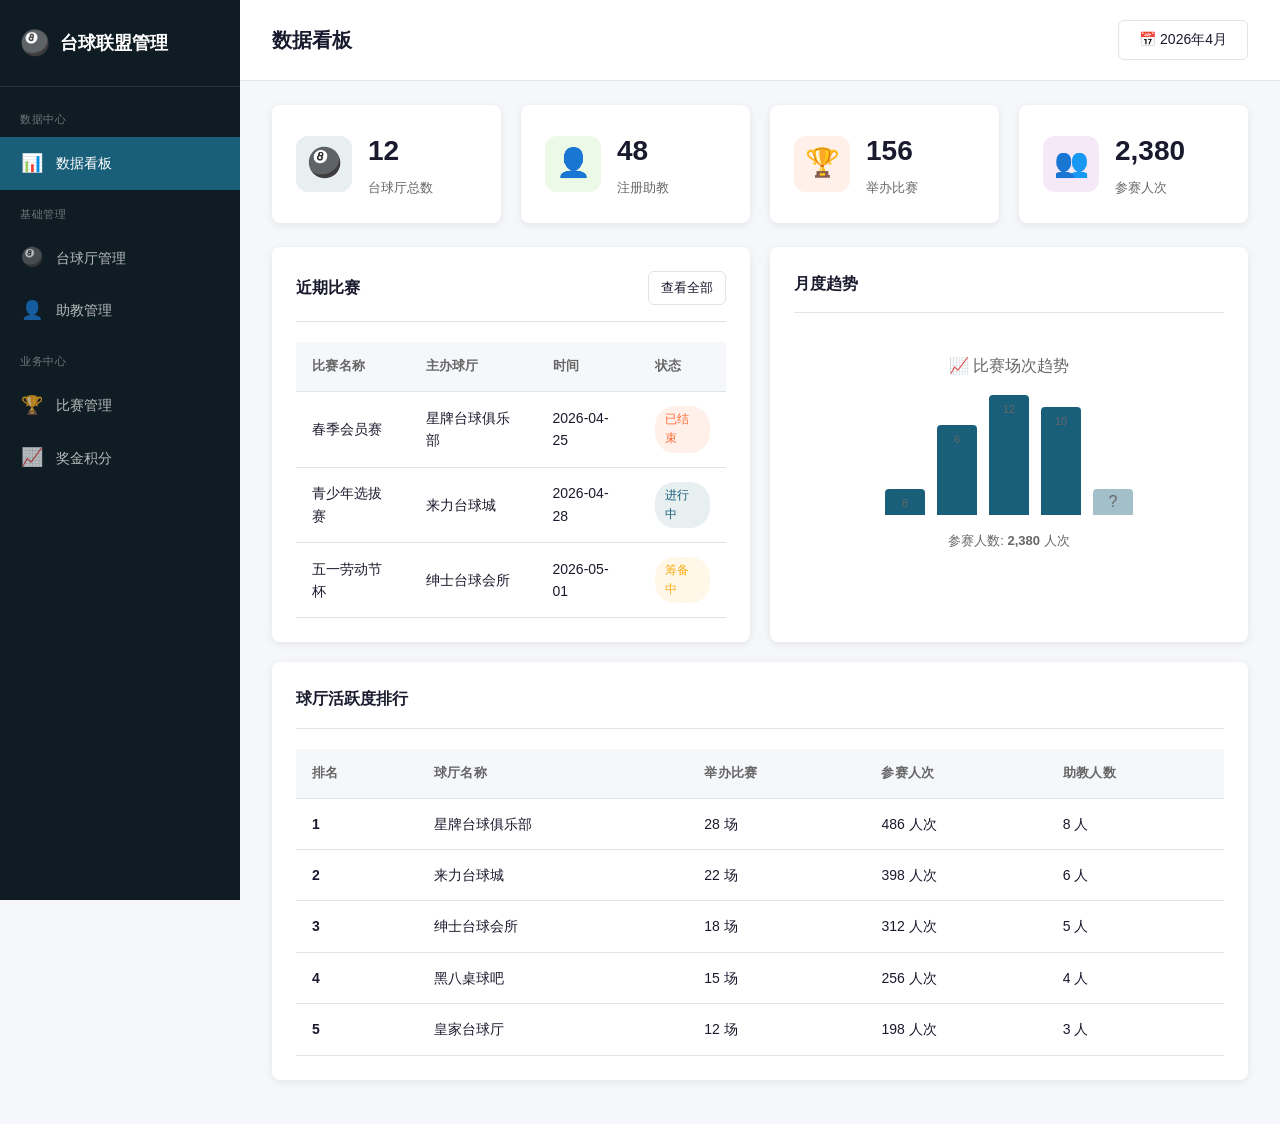
<file: prototype/index.html>
<!DOCTYPE html>
<html lang="zh-CN">
<head>
  <meta charset="UTF-8">
  <meta name="viewport" content="width=device-width, initial-scale=1.0">
  <title>台球联盟管理系统</title>
  <link rel="stylesheet" href="styles.css">
</head>
<body>
  <!-- 侧边栏 -->
  <aside class="sidebar">
    <div class="sidebar-logo">台球联盟管理</div>
    <nav class="sidebar-nav">
      <div class="nav-section">
        <div class="nav-section-title">数据中心</div>
        <a href="index.html" class="nav-item active">
          <span class="nav-item-icon">📊</span>
          <span>数据看板</span>
        </a>
      </div>
      <div class="nav-section">
        <div class="nav-section-title">基础管理</div>
        <a href="clubs.html" class="nav-item">
          <span class="nav-item-icon">🎱</span>
          <span>台球厅管理</span>
        </a>
        <a href="assistants.html" class="nav-item">
          <span class="nav-item-icon">👤</span>
          <span>助教管理</span>
        </a>
      </div>
      <div class="nav-section">
        <div class="nav-section-title">业务中心</div>
        <a href="tournaments.html" class="nav-item">
          <span class="nav-item-icon">🏆</span>
          <span>比赛管理</span>
        </a>
        <a href="rankings.html" class="nav-item">
          <span class="nav-item-icon">📈</span>
          <span>奖金积分</span>
        </a>
      </div>
    </nav>
  </aside>

  <!-- 主内容区 -->
  <main class="main-content">
    <header class="page-header">
      <h1 class="page-title">数据看板</h1>
      <div class="page-actions">
        <button class="btn btn-secondary">📅 2026年4月</button>
      </div>
    </header>

    <div class="page-content page-dashboard">
      <!-- 统计卡片 -->
      <div class="stats-grid">
        <div class="stat-card">
          <div class="stat-icon blue">🎱</div>
          <div class="stat-info">
            <h3>12</h3>
            <p>台球厅总数</p>
          </div>
        </div>
        <div class="stat-card">
          <div class="stat-icon green">👤</div>
          <div class="stat-info">
            <h3>48</h3>
            <p>注册助教</p>
          </div>
        </div>
        <div class="stat-card">
          <div class="stat-icon orange">🏆</div>
          <div class="stat-info">
            <h3>156</h3>
            <p>举办比赛</p>
          </div>
        </div>
        <div class="stat-card">
          <div class="stat-icon purple">👥</div>
          <div class="stat-info">
            <h3>2,380</h3>
            <p>参赛人次</p>
          </div>
        </div>
      </div>

      <div class="form-row">
        <!-- 近期比赛 -->
        <div class="card">
          <div class="card-header">
            <h3 class="card-title">近期比赛</h3>
            <a href="tournaments.html" class="btn btn-sm btn-secondary">查看全部</a>
          </div>
          <div class="table-wrapper">
            <table class="table">
              <thead>
                <tr>
                  <th>比赛名称</th>
                  <th>主办球厅</th>
                  <th>时间</th>
                  <th>状态</th>
                </tr>
              </thead>
              <tbody>
                <tr>
                  <td>春季会员赛</td>
                  <td>星牌台球俱乐部</td>
                  <td>2026-04-25</td>
                  <td><span class="status status-finished">已结束</span></td>
                </tr>
                <tr>
                  <td>青少年选拔赛</td>
                  <td>来力台球城</td>
                  <td>2026-04-28</td>
                  <td><span class="status status-ongoing">进行中</span></td>
                </tr>
                <tr>
                  <td>五一劳动节杯</td>
                  <td>绅士台球会所</td>
                  <td>2026-05-01</td>
                  <td><span class="status status-preparing">筹备中</span></td>
                </tr>
              </tbody>
            </table>
          </div>
        </div>

        <!-- 数据趋势 -->
        <div class="card">
          <div class="card-header">
            <h3 class="card-title">月度趋势</h3>
          </div>
          <div style="padding: 20px 0; text-align: center; color: var(--text-light);">
            <p style="margin-bottom: 16px;">📈 比赛场次趋势</p>
            <div style="display: flex; align-items: flex-end; justify-content: center; gap: 12px; height: 120px;">
              <div style="width: 40px; background: var(--primary); border-radius: 4px 4px 0 0;" title="1月: 8场"><span style="font-size:11px">8</span></div>
              <div style="width: 40px; background: var(--primary); border-radius: 4px 4px 0 0; height: 75%;" title="2月: 6场"><span style="font-size:11px">6</span></div>
              <div style="width: 40px; background: var(--primary); border-radius: 4px 4px 0 0; height: 100%;" title="3月: 12场"><span style="font-size:11px">12</span></div>
              <div style="width: 40px; background: var(--primary); border-radius: 4px 4px 0 0; height: 90%;" title="4月: 10场"><span style="font-size:11px">10</span></div>
              <div style="width: 40px; background: rgba(26,95,122,0.4); border-radius: 4px 4px 0 0;" title="5月(预测)">?</div>
            </div>
            <p style="margin-top: 16px; font-size: 13px;">参赛人数: <strong>2,380</strong> 人次</p>
          </div>
        </div>
      </div>

      <!-- 球厅 TOP 5 -->
      <div class="card">
        <div class="card-header">
          <h3 class="card-title">球厅活跃度排行</h3>
        </div>
        <div class="table-wrapper">
          <table class="table">
            <thead>
              <tr>
                <th>排名</th>
                <th>球厅名称</th>
                <th>举办比赛</th>
                <th>参赛人次</th>
                <th>助教人数</th>
              </tr>
            </thead>
            <tbody>
              <tr>
                <td><strong>1</strong></td>
                <td>星牌台球俱乐部</td>
                <td>28 场</td>
                <td>486 人次</td>
                <td>8 人</td>
              </tr>
              <tr>
                <td><strong>2</strong></td>
                <td>来力台球城</td>
                <td>22 场</td>
                <td>398 人次</td>
                <td>6 人</td>
              </tr>
              <tr>
                <td><strong>3</strong></td>
                <td>绅士台球会所</td>
                <td>18 场</td>
                <td>312 人次</td>
                <td>5 人</td>
              </tr>
              <tr>
                <td><strong>4</strong></td>
                <td>黑八桌球吧</td>
                <td>15 场</td>
                <td>256 人次</td>
                <td>4 人</td>
              </tr>
              <tr>
                <td><strong>5</strong></td>
                <td>皇家台球厅</td>
                <td>12 场</td>
                <td>198 人次</td>
                <td>3 人</td>
              </tr>
            </tbody>
          </table>
        </div>
      </div>
    </div>
  </main>
</body>
</html>
</file>
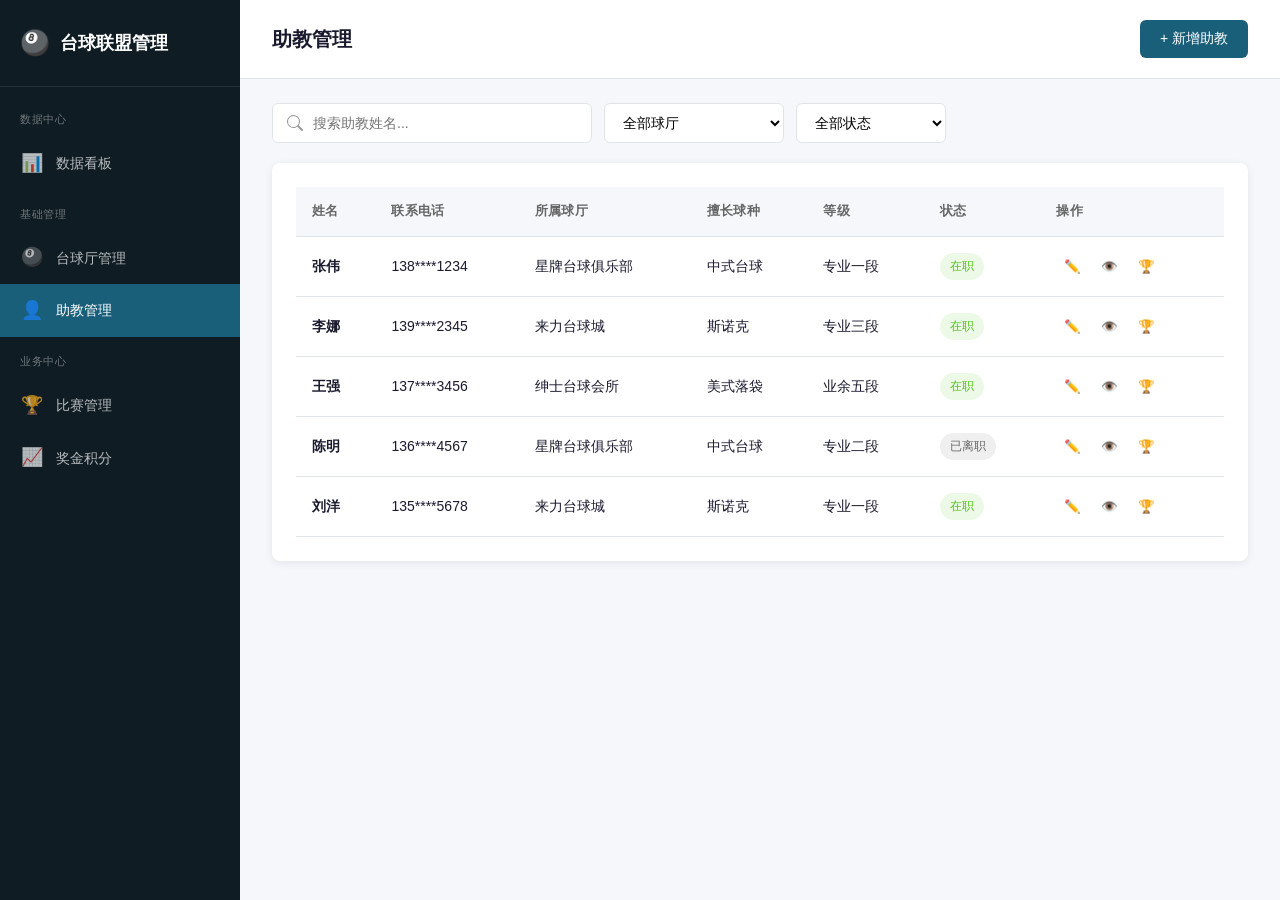
<file: prototype/assistants.html>
<!DOCTYPE html>
<html lang="zh-CN">
<head>
  <meta charset="UTF-8">
  <meta name="viewport" content="width=device-width, initial-scale=1.0">
  <title>助教管理 - 台球联盟管理系统</title>
  <link rel="stylesheet" href="styles.css">
</head>
<body>
  <aside class="sidebar">
    <div class="sidebar-logo">台球联盟管理</div>
    <nav class="sidebar-nav">
      <div class="nav-section">
        <div class="nav-section-title">数据中心</div>
        <a href="index.html" class="nav-item">
          <span class="nav-item-icon">📊</span>
          <span>数据看板</span>
        </a>
      </div>
      <div class="nav-section">
        <div class="nav-section-title">基础管理</div>
        <a href="clubs.html" class="nav-item">
          <span class="nav-item-icon">🎱</span>
          <span>台球厅管理</span>
        </a>
        <a href="assistants.html" class="nav-item active">
          <span class="nav-item-icon">👤</span>
          <span>助教管理</span>
        </a>
      </div>
      <div class="nav-section">
        <div class="nav-section-title">业务中心</div>
        <a href="tournaments.html" class="nav-item">
          <span class="nav-item-icon">🏆</span>
          <span>比赛管理</span>
        </a>
        <a href="rankings.html" class="nav-item">
          <span class="nav-item-icon">📈</span>
          <span>奖金积分</span>
        </a>
      </div>
    </nav>
  </aside>

  <main class="main-content">
    <header class="page-header">
      <h1 class="page-title">助教管理</h1>
      <div class="page-actions">
        <button class="btn btn-primary" onclick="openModal('addModal')">+ 新增助教</button>
      </div>
    </header>

    <div class="page-content">
      <!-- 搜索和筛选 -->
      <div class="search-bar">
        <input type="text" class="search-input" placeholder="搜索助教姓名...">
        <select class="form-select" style="width: 180px;">
          <option value="">全部球厅</option>
          <option value="1">星牌台球俱乐部</option>
          <option value="2">来力台球城</option>
          <option value="3">绅士台球会所</option>
        </select>
        <select class="form-select" style="width: 150px;">
          <option value="">全部状态</option>
          <option value="employed">在职</option>
          <option value="resigned">已离职</option>
        </select>
      </div>

      <!-- 助教列表 -->
      <div class="card">
        <div class="table-wrapper">
          <table class="table">
            <thead>
              <tr>
                <th>姓名</th>
                <th>联系电话</th>
                <th>所属球厅</th>
                <th>擅长球种</th>
                <th>等级</th>
                <th>状态</th>
                <th>操作</th>
              </tr>
            </thead>
            <tbody>
              <tr>
                <td><strong>张伟</strong></td>
                <td>138****1234</td>
                <td>星牌台球俱乐部</td>
                <td>中式台球</td>
                <td>专业一段</td>
                <td><span class="status status-active">在职</span></td>
                <td>
                  <button class="btn-icon" title="编辑">✏️</button>
                  <button class="btn-icon" title="查看详情">👁️</button>
                  <button class="btn-icon" title="查看比赛记录">🏆</button>
                </td>
              </tr>
              <tr>
                <td><strong>李娜</strong></td>
                <td>139****2345</td>
                <td>来力台球城</td>
                <td>斯诺克</td>
                <td>专业三段</td>
                <td><span class="status status-active">在职</span></td>
                <td>
                  <button class="btn-icon" title="编辑">✏️</button>
                  <button class="btn-icon" title="查看详情">👁️</button>
                  <button class="btn-icon" title="查看比赛记录">🏆</button>
                </td>
              </tr>
              <tr>
                <td><strong>王强</strong></td>
                <td>137****3456</td>
                <td>绅士台球会所</td>
                <td>美式落袋</td>
                <td>业余五段</td>
                <td><span class="status status-active">在职</span></td>
                <td>
                  <button class="btn-icon" title="编辑">✏️</button>
                  <button class="btn-icon" title="查看详情">👁️</button>
                  <button class="btn-icon" title="查看比赛记录">🏆</button>
                </td>
              </tr>
              <tr>
                <td><strong>陈明</strong></td>
                <td>136****4567</td>
                <td>星牌台球俱乐部</td>
                <td>中式台球</td>
                <td>专业二段</td>
                <td><span class="status status-inactive">已离职</span></td>
                <td>
                  <button class="btn-icon" title="编辑">✏️</button>
                  <button class="btn-icon" title="查看详情">👁️</button>
                  <button class="btn-icon" title="查看比赛记录">🏆</button>
                </td>
              </tr>
              <tr>
                <td><strong>刘洋</strong></td>
                <td>135****5678</td>
                <td>来力台球城</td>
                <td>斯诺克</td>
                <td>专业一段</td>
                <td><span class="status status-active">在职</span></td>
                <td>
                  <button class="btn-icon" title="编辑">✏️</button>
                  <button class="btn-icon" title="查看详情">👁️</button>
                  <button class="btn-icon" title="查看比赛记录">🏆</button>
                </td>
              </tr>
            </tbody>
          </table>
        </div>
      </div>
    </div>
  </main>

  <!-- 新增/编辑弹窗 -->
  <div class="modal-overlay" id="addModal">
    <div class="modal">
      <div class="modal-header">
        <h3 class="modal-title">新增助教</h3>
        <button class="modal-close" onclick="closeModal('addModal')">×</button>
      </div>
      <div class="modal-body">
        <div class="form-row">
          <div class="form-group">
            <label class="form-label">姓名 *</label>
            <input type="text" class="form-input" placeholder="请输入姓名">
          </div>
          <div class="form-group">
            <label class="form-label">联系电话 *</label>
            <input type="tel" class="form-input" placeholder="请输入联系电话">
          </div>
        </div>
        <div class="form-row">
          <div class="form-group">
            <label class="form-label">所属球厅 *</label>
            <select class="form-select">
              <option value="">请选择</option>
              <option value="1">星牌台球俱乐部</option>
              <option value="2">来力台球城</option>
              <option value="3">绅士台球会所</option>
            </select>
          </div>
          <div class="form-group">
            <label class="form-label">状态</label>
            <select class="form-select">
              <option value="employed">在职</option>
              <option value="resigned">已离职</option>
            </select>
          </div>
        </div>
        <div class="form-row">
          <div class="form-group">
            <label class="form-label">擅长球种</label>
            <select class="form-select">
              <option value="">请选择</option>
              <option value="snooker">斯诺克</option>
              <option value="american">美式落袋</option>
              <option value="chinese">中式台球</option>
            </select>
          </div>
          <div class="form-group">
            <label class="form-label">等级/段位</label>
            <select class="form-select">
              <option value="">请选择</option>
              <option value="pro1">专业一段</option>
              <option value="pro2">专业二段</option>
              <option value="pro3">专业三段</option>
              <option value="am1">业余一段</option>
              <option value="am3">业余三段</option>
              <option value="am5">业余五段</option>
            </select>
          </div>
        </div>
        <div class="form-group">
          <label class="form-label">备注</label>
          <textarea class="form-input" rows="3" placeholder="请输入备注信息"></textarea>
        </div>
      </div>
      <div class="modal-footer">
        <button class="btn btn-secondary" onclick="closeModal('addModal')">取消</button>
        <button class="btn btn-primary">保存</button>
      </div>
    </div>
  </div>

  <script>
    function openModal(id) {
      document.getElementById(id).classList.add('active');
    }
    function closeModal(id) {
      document.getElementById(id).classList.remove('active');
    }
  </script>
</body>
</html>
</file>
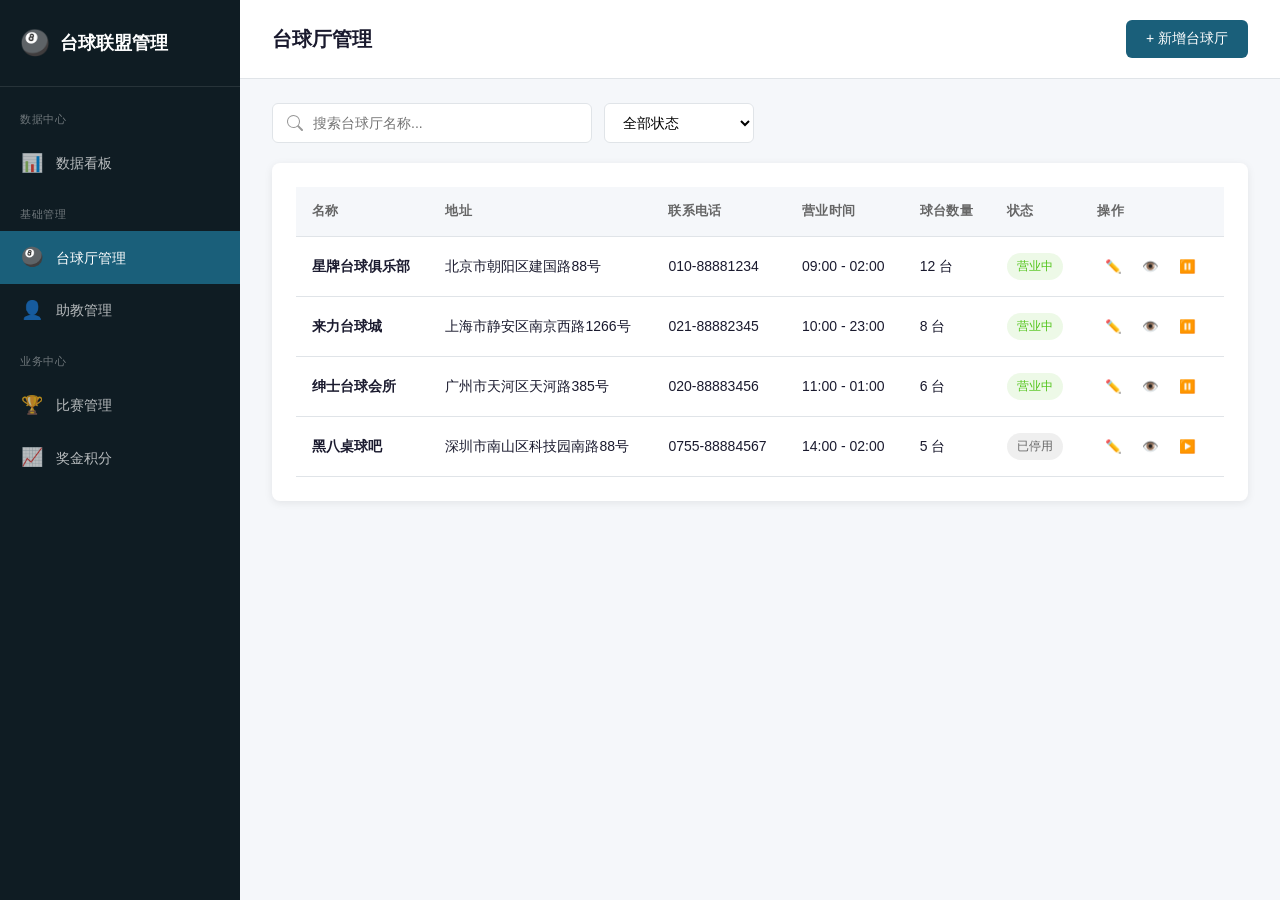
<file: prototype/clubs.html>
<!DOCTYPE html>
<html lang="zh-CN">
<head>
  <meta charset="UTF-8">
  <meta name="viewport" content="width=device-width, initial-scale=1.0">
  <title>台球厅管理 - 台球联盟管理系统</title>
  <link rel="stylesheet" href="styles.css">
</head>
<body>
  <aside class="sidebar">
    <div class="sidebar-logo">台球联盟管理</div>
    <nav class="sidebar-nav">
      <div class="nav-section">
        <div class="nav-section-title">数据中心</div>
        <a href="index.html" class="nav-item">
          <span class="nav-item-icon">📊</span>
          <span>数据看板</span>
        </a>
      </div>
      <div class="nav-section">
        <div class="nav-section-title">基础管理</div>
        <a href="clubs.html" class="nav-item active">
          <span class="nav-item-icon">🎱</span>
          <span>台球厅管理</span>
        </a>
        <a href="assistants.html" class="nav-item">
          <span class="nav-item-icon">👤</span>
          <span>助教管理</span>
        </a>
      </div>
      <div class="nav-section">
        <div class="nav-section-title">业务中心</div>
        <a href="tournaments.html" class="nav-item">
          <span class="nav-item-icon">🏆</span>
          <span>比赛管理</span>
        </a>
        <a href="rankings.html" class="nav-item">
          <span class="nav-item-icon">📈</span>
          <span>奖金积分</span>
        </a>
      </div>
    </nav>
  </aside>

  <main class="main-content">
    <header class="page-header">
      <h1 class="page-title">台球厅管理</h1>
      <div class="page-actions">
        <button class="btn btn-primary" onclick="openModal('addModal')">+ 新增台球厅</button>
      </div>
    </header>

    <div class="page-content">
      <!-- 搜索和筛选 -->
      <div class="search-bar">
        <input type="text" class="search-input" placeholder="搜索台球厅名称...">
        <select class="form-select" style="width: 150px;">
          <option value="">全部状态</option>
          <option value="active">营业中</option>
          <option value="inactive">已停用</option>
        </select>
      </div>

      <!-- 台球厅列表 -->
      <div class="card">
        <div class="table-wrapper">
          <table class="table">
            <thead>
              <tr>
                <th>名称</th>
                <th>地址</th>
                <th>联系电话</th>
                <th>营业时间</th>
                <th>球台数量</th>
                <th>状态</th>
                <th>操作</th>
              </tr>
            </thead>
            <tbody>
              <tr>
                <td><strong>星牌台球俱乐部</strong></td>
                <td>北京市朝阳区建国路88号</td>
                <td>010-88881234</td>
                <td>09:00 - 02:00</td>
                <td>12 台</td>
                <td><span class="status status-active">营业中</span></td>
                <td>
                  <button class="btn-icon" title="编辑">✏️</button>
                  <button class="btn-icon" title="查看详情">👁️</button>
                  <button class="btn-icon" title="停用">⏸️</button>
                </td>
              </tr>
              <tr>
                <td><strong>来力台球城</strong></td>
                <td>上海市静安区南京西路1266号</td>
                <td>021-88882345</td>
                <td>10:00 - 23:00</td>
                <td>8 台</td>
                <td><span class="status status-active">营业中</span></td>
                <td>
                  <button class="btn-icon" title="编辑">✏️</button>
                  <button class="btn-icon" title="查看详情">👁️</button>
                  <button class="btn-icon" title="停用">⏸️</button>
                </td>
              </tr>
              <tr>
                <td><strong>绅士台球会所</strong></td>
                <td>广州市天河区天河路385号</td>
                <td>020-88883456</td>
                <td>11:00 - 01:00</td>
                <td>6 台</td>
                <td><span class="status status-active">营业中</span></td>
                <td>
                  <button class="btn-icon" title="编辑">✏️</button>
                  <button class="btn-icon" title="查看详情">👁️</button>
                  <button class="btn-icon" title="停用">⏸️</button>
                </td>
              </tr>
              <tr>
                <td><strong>黑八桌球吧</strong></td>
                <td>深圳市南山区科技园南路88号</td>
                <td>0755-88884567</td>
                <td>14:00 - 02:00</td>
                <td>5 台</td>
                <td><span class="status status-inactive">已停用</span></td>
                <td>
                  <button class="btn-icon" title="编辑">✏️</button>
                  <button class="btn-icon" title="查看详情">👁️</button>
                  <button class="btn-icon" title="启用">▶️</button>
                </td>
              </tr>
            </tbody>
          </table>
        </div>
      </div>
    </div>
  </main>

  <!-- 新增/编辑弹窗 -->
  <div class="modal-overlay" id="addModal">
    <div class="modal">
      <div class="modal-header">
        <h3 class="modal-title">新增台球厅</h3>
        <button class="modal-close" onclick="closeModal('addModal')">×</button>
      </div>
      <div class="modal-body">
        <div class="form-row">
          <div class="form-group">
            <label class="form-label">台球厅名称 *</label>
            <input type="text" class="form-input" placeholder="请输入台球厅名称">
          </div>
          <div class="form-group">
            <label class="form-label">联系电话 *</label>
            <input type="tel" class="form-input" placeholder="请输入联系电话">
          </div>
        </div>
        <div class="form-group">
          <label class="form-label">地址 *</label>
          <input type="text" class="form-input" placeholder="请输入详细地址">
        </div>
        <div class="form-row">
          <div class="form-group">
            <label class="form-label">营业时间</label>
            <input type="text" class="form-input" placeholder="如：09:00 - 23:00">
          </div>
          <div class="form-group">
            <label class="form-label">球台数量</label>
            <input type="number" class="form-input" placeholder="请输入数量">
          </div>
        </div>
        <div class="form-group">
          <label class="form-label">球台类型</label>
          <select class="form-select">
            <option value="">请选择</option>
            <option value="snooker">斯诺克</option>
            <option value="american">美式落袋</option>
            <option value="chinese">中式台球</option>
            <option value="mixed">混合</option>
          </select>
        </div>
        <div class="form-group">
          <label class="form-label">状态</label>
          <select class="form-select">
            <option value="active">营业中</option>
            <option value="inactive">已停用</option>
          </select>
        </div>
      </div>
      <div class="modal-footer">
        <button class="btn btn-secondary" onclick="closeModal('addModal')">取消</button>
        <button class="btn btn-primary">保存</button>
      </div>
    </div>
  </div>

  <script>
    function openModal(id) {
      document.getElementById(id).classList.add('active');
    }
    function closeModal(id) {
      document.getElementById(id).classList.remove('active');
    }
  </script>
</body>
</html>
</file>
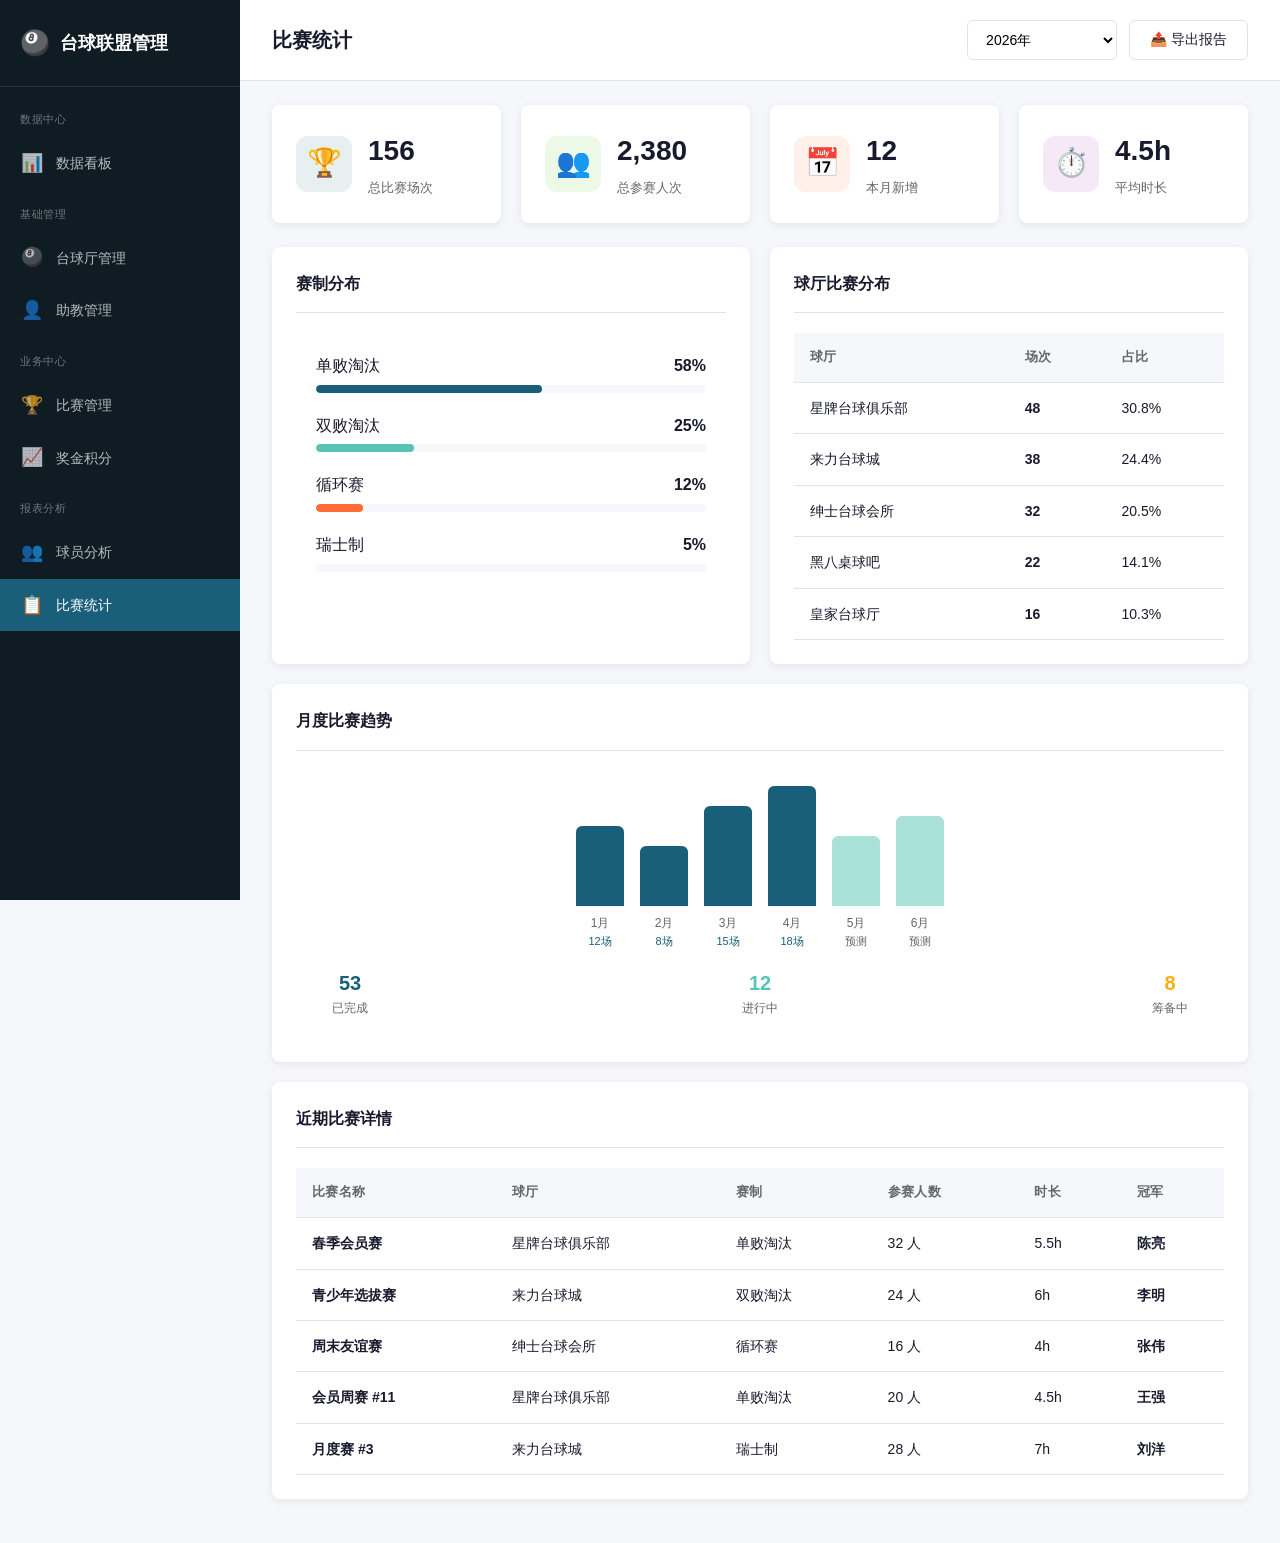
<file: prototype/match-stats.html>
<!DOCTYPE html>
<html lang="zh-CN">
<head>
  <meta charset="UTF-8">
  <meta name="viewport" content="width=device-width, initial-scale=1.0">
  <title>比赛统计 - 台球联盟管理系统</title>
  <link rel="stylesheet" href="styles.css">
</head>
<body>
  <aside class="sidebar">
    <div class="sidebar-logo">台球联盟管理</div>
    <nav class="sidebar-nav">
      <div class="nav-section">
        <div class="nav-section-title">数据中心</div>
        <a href="index.html" class="nav-item">
          <span class="nav-item-icon">📊</span>
          <span>数据看板</span>
        </a>
      </div>
      <div class="nav-section">
        <div class="nav-section-title">基础管理</div>
        <a href="clubs.html" class="nav-item">
          <span class="nav-item-icon">🎱</span>
          <span>台球厅管理</span>
        </a>
        <a href="assistants.html" class="nav-item">
          <span class="nav-item-icon">👤</span>
          <span>助教管理</span>
        </a>
      </div>
      <div class="nav-section">
        <div class="nav-section-title">业务中心</div>
        <a href="tournaments.html" class="nav-item">
          <span class="nav-item-icon">🏆</span>
          <span>比赛管理</span>
        </a>
        <a href="rankings.html" class="nav-item">
          <span class="nav-item-icon">📈</span>
          <span>奖金积分</span>
        </a>
      </div>
      <div class="nav-section">
        <div class="nav-section-title">报表分析</div>
        <a href="player-analysis.html" class="nav-item">
          <span class="nav-item-icon">👥</span>
          <span>球员分析</span>
        </a>
        <a href="match-stats.html" class="nav-item active">
          <span class="nav-item-icon">📋</span>
          <span>比赛统计</span>
        </a>
      </div>
    </nav>
  </aside>

  <main class="main-content">
    <header class="page-header">
      <h1 class="page-title">比赛统计</h1>
      <div class="page-actions">
        <select class="form-select" style="width: 150px;">
          <option value="2026">2026年</option>
          <option value="2025">2025年</option>
        </select>
        <button class="btn btn-secondary">📤 导出报告</button>
      </div>
    </header>

    <div class="page-content page-match-stats">
      <!-- 统计卡片 -->
      <div class="stats-grid">
        <div class="stat-card">
          <div class="stat-icon blue">🏆</div>
          <div class="stat-info">
            <h3>156</h3>
            <p>总比赛场次</p>
          </div>
        </div>
        <div class="stat-card">
          <div class="stat-icon green">👥</div>
          <div class="stat-info">
            <h3>2,380</h3>
            <p>总参赛人次</p>
          </div>
        </div>
        <div class="stat-card">
          <div class="stat-icon orange">📅</div>
          <div class="stat-info">
            <h3>12</h3>
            <p>本月新增</p>
          </div>
        </div>
        <div class="stat-card">
          <div class="stat-icon purple">⏱️</div>
          <div class="stat-info">
            <h3>4.5h</h3>
            <p>平均时长</p>
          </div>
        </div>
      </div>

      <div class="form-row">
        <!-- 赛制分布 -->
        <div class="card">
          <div class="card-header">
            <h3 class="card-title">赛制分布</h3>
          </div>
          <div style="padding: 20px;">
            <div style="margin-bottom: 20px;">
              <div style="display: flex; justify-content: space-between; margin-bottom: 6px;">
                <span>单败淘汰</span>
                <span style="font-weight: 600;">58%</span>
              </div>
              <div class="progress-bar">
                <div class="progress-fill" style="width: 58%; background: var(--primary);"></div>
              </div>
            </div>
            <div style="margin-bottom: 20px;">
              <div style="display: flex; justify-content: space-between; margin-bottom: 6px;">
                <span>双败淘汰</span>
                <span style="font-weight: 600;">25%</span>
              </div>
              <div class="progress-bar">
                <div class="progress-fill" style="width: 25%; background: var(--secondary);"></div>
              </div>
            </div>
            <div style="margin-bottom: 20px;">
              <div style="display: flex; justify-content: space-between; margin-bottom: 6px;">
                <span>循环赛</span>
                <span style="font-weight: 600;">12%</span>
              </div>
              <div class="progress-bar">
                <div class="progress-fill" style="width: 12%; background: var(--accent);"></div>
              </div>
            </div>
            <div>
              <div style="display: flex; justify-content: space-between; margin-bottom: 6px;">
                <span>瑞士制</span>
                <span style="font-weight: 600;">5%</span>
              </div>
              <div class="progress-bar">
                <div class="progress-fill" style="width: 5%; background: var(--purple);"></div>
              </div>
            </div>
          </div>
        </div>

        <!-- 球厅比赛分布 -->
        <div class="card">
          <div class="card-header">
            <h3 class="card-title">球厅比赛分布</h3>
          </div>
          <div class="table-wrapper">
            <table class="table">
              <thead>
                <tr>
                  <th>球厅</th>
                  <th>场次</th>
                  <th>占比</th>
                </tr>
              </thead>
              <tbody>
                <tr>
                  <td>星牌台球俱乐部</td>
                  <td><strong>48</strong></td>
                  <td>30.8%</td>
                </tr>
                <tr>
                  <td>来力台球城</td>
                  <td><strong>38</strong></td>
                  <td>24.4%</td>
                </tr>
                <tr>
                  <td>绅士台球会所</td>
                  <td><strong>32</strong></td>
                  <td>20.5%</td>
                </tr>
                <tr>
                  <td>黑八桌球吧</td>
                  <td><strong>22</strong></td>
                  <td>14.1%</td>
                </tr>
                <tr>
                  <td>皇家台球厅</td>
                  <td><strong>16</strong></td>
                  <td>10.3%</td>
                </tr>
              </tbody>
            </table>
          </div>
        </div>
      </div>

      <!-- 月度趋势 -->
      <div class="card">
        <div class="card-header">
          <h3 class="card-title">月度比赛趋势</h3>
        </div>
        <div style="padding: 20px;">
          <div style="display: flex; align-items: flex-end; justify-content: center; gap: 16px; height: 160px; margin-bottom: 16px;">
            <div style="text-align: center;">
              <div style="width: 48px; background: var(--primary); border-radius: 6px 6px 0 0; height: 80px;" title="1月: 12场"></div>
              <div style="margin-top: 8px; font-size: 12px; color: var(--text-light);">1月</div>
              <div style="font-size: 11px; color: var(--primary);">12场</div>
            </div>
            <div style="text-align: center;">
              <div style="width: 48px; background: var(--primary); border-radius: 6px 6px 0 0; height: 60px;" title="2月: 8场"></div>
              <div style="margin-top: 8px; font-size: 12px; color: var(--text-light);">2月</div>
              <div style="font-size: 11px; color: var(--primary);">8场</div>
            </div>
            <div style="text-align: center;">
              <div style="width: 48px; background: var(--primary); border-radius: 6px 6px 0 0; height: 100px;" title="3月: 15场"></div>
              <div style="margin-top: 8px; font-size: 12px; color: var(--text-light);">3月</div>
              <div style="font-size: 11px; color: var(--primary);">15场</div>
            </div>
            <div style="text-align: center;">
              <div style="width: 48px; background: var(--primary); border-radius: 6px 6px 0 0; height: 120px;" title="4月: 18场"></div>
              <div style="margin-top: 8px; font-size: 12px; color: var(--text-light);">4月</div>
              <div style="font-size: 11px; color: var(--primary);">18场</div>
            </div>
            <div style="text-align: center;">
              <div style="width: 48px; background: var(--secondary); border-radius: 6px 6px 0 0; height: 70px; opacity: 0.5;" title="5月(预测): 10场"></div>
              <div style="margin-top: 8px; font-size: 12px; color: var(--text-light);">5月</div>
              <div style="font-size: 11px; color: var(--text-light);">预测</div>
            </div>
            <div style="text-align: center;">
              <div style="width: 48px; background: var(--secondary); border-radius: 6px 6px 0 0; height: 90px; opacity: 0.5;" title="6月(预测): 14场"></div>
              <div style="margin-top: 8px; font-size: 12px; color: var(--text-light);">6月</div>
              <div style="font-size: 11px; color: var(--text-light);">预测</div>
            </div>
          </div>
          <div style="display: flex; justify-content: space-between; padding: 0 16px;">
            <div style="text-align: center;">
              <div style="font-size: 20px; font-weight: 700; color: var(--primary);">53</div>
              <div style="font-size: 12px; color: var(--text-light);">已完成</div>
            </div>
            <div style="text-align: center;">
              <div style="font-size: 20px; font-weight: 700; color: var(--secondary);">12</div>
              <div style="font-size: 12px; color: var(--text-light);">进行中</div>
            </div>
            <div style="text-align: center;">
              <div style="font-size: 20px; font-weight: 700; color: var(--warning);">8</div>
              <div style="font-size: 12px; color: var(--text-light);">筹备中</div>
            </div>
          </div>
        </div>
      </div>

      <!-- 近期详细记录 -->
      <div class="card">
        <div class="card-header">
          <h3 class="card-title">近期比赛详情</h3>
        </div>
        <div class="table-wrapper">
          <table class="table">
            <thead>
              <tr>
                <th>比赛名称</th>
                <th>球厅</th>
                <th>赛制</th>
                <th>参赛人数</th>
                <th>时长</th>
                <th>冠军</th>
              </tr>
            </thead>
            <tbody>
              <tr>
                <td><strong>春季会员赛</strong></td>
                <td>星牌台球俱乐部</td>
                <td>单败淘汰</td>
                <td>32 人</td>
                <td>5.5h</td>
                <td><strong>陈亮</strong></td>
              </tr>
              <tr>
                <td><strong>青少年选拔赛</strong></td>
                <td>来力台球城</td>
                <td>双败淘汰</td>
                <td>24 人</td>
                <td>6h</td>
                <td><strong>李明</strong></td>
              </tr>
              <tr>
                <td><strong>周末友谊赛</strong></td>
                <td>绅士台球会所</td>
                <td>循环赛</td>
                <td>16 人</td>
                <td>4h</td>
                <td><strong>张伟</strong></td>
              </tr>
              <tr>
                <td><strong>会员周赛 #11</strong></td>
                <td>星牌台球俱乐部</td>
                <td>单败淘汰</td>
                <td>20 人</td>
                <td>4.5h</td>
                <td><strong>王强</strong></td>
              </tr>
              <tr>
                <td><strong>月度赛 #3</strong></td>
                <td>来力台球城</td>
                <td>瑞士制</td>
                <td>28 人</td>
                <td>7h</td>
                <td><strong>刘洋</strong></td>
              </tr>
            </tbody>
          </table>
        </div>
      </div>
    </div>
  </main>

  <style>
    .progress-bar {
      height: 8px;
      background: var(--bg-light);
      border-radius: 4px;
      overflow: hidden;
    }
    .progress-fill {
      height: 100%;
      border-radius: 4px;
      transition: width 0.3s ease;
    }
  </style>
</body>
</html>
</file>
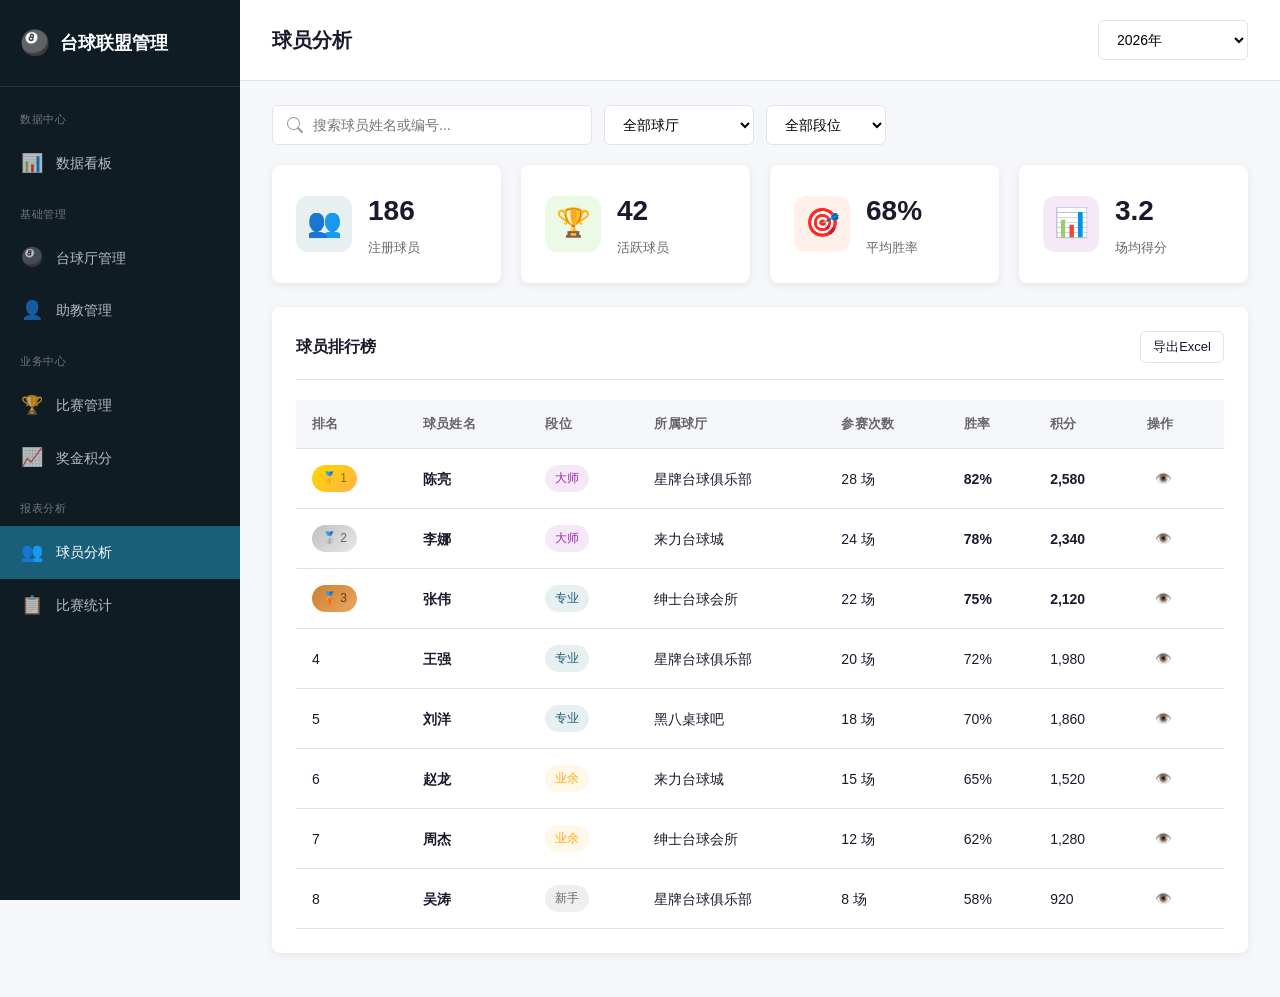
<file: prototype/player-analysis.html>
<!DOCTYPE html>
<html lang="zh-CN">
<head>
  <meta charset="UTF-8">
  <meta name="viewport" content="width=device-width, initial-scale=1.0">
  <title>球员分析 - 台球联盟管理系统</title>
  <link rel="stylesheet" href="styles.css">
</head>
<body>
  <aside class="sidebar">
    <div class="sidebar-logo">台球联盟管理</div>
    <nav class="sidebar-nav">
      <div class="nav-section">
        <div class="nav-section-title">数据中心</div>
        <a href="index.html" class="nav-item">
          <span class="nav-item-icon">📊</span>
          <span>数据看板</span>
        </a>
      </div>
      <div class="nav-section">
        <div class="nav-section-title">基础管理</div>
        <a href="clubs.html" class="nav-item">
          <span class="nav-item-icon">🎱</span>
          <span>台球厅管理</span>
        </a>
        <a href="assistants.html" class="nav-item">
          <span class="nav-item-icon">👤</span>
          <span>助教管理</span>
        </a>
      </div>
      <div class="nav-section">
        <div class="nav-section-title">业务中心</div>
        <a href="tournaments.html" class="nav-item">
          <span class="nav-item-icon">🏆</span>
          <span>比赛管理</span>
        </a>
        <a href="rankings.html" class="nav-item">
          <span class="nav-item-icon">📈</span>
          <span>奖金积分</span>
        </a>
      </div>
      <div class="nav-section">
        <div class="nav-section-title">报表分析</div>
        <a href="player-analysis.html" class="nav-item active">
          <span class="nav-item-icon">👥</span>
          <span>球员分析</span>
        </a>
        <a href="match-stats.html" class="nav-item">
          <span class="nav-item-icon">📋</span>
          <span>比赛统计</span>
        </a>
      </div>
    </nav>
  </aside>

  <main class="main-content">
    <header class="page-header">
      <h1 class="page-title">球员分析</h1>
      <div class="page-actions">
        <select class="form-select" style="width: 150px;">
          <option value="2026">2026年</option>
          <option value="2025">2025年</option>
        </select>
      </div>
    </header>

    <div class="page-content page-player-analysis">
      <!-- 搜索和筛选 -->
      <div class="search-bar">
        <input type="text" class="search-input" placeholder="搜索球员姓名或编号...">
        <select class="form-select" style="width: 150px;">
          <option value="">全部球厅</option>
          <option value="1">星牌台球俱乐部</option>
          <option value="2">来力台球城</option>
          <option value="3">绅士台球会所</option>
        </select>
        <select class="form-select" style="width: 120px;">
          <option value="">全部段位</option>
          <option value="newbie">新手</option>
          <option value="amateur">业余</option>
          <option value="pro">专业</option>
          <option value="master">大师</option>
          <option value="legend">传奇</option>
        </select>
      </div>

      <!-- 统计卡片 -->
      <div class="stats-grid">
        <div class="stat-card">
          <div class="stat-icon blue">👥</div>
          <div class="stat-info">
            <h3>186</h3>
            <p>注册球员</p>
          </div>
        </div>
        <div class="stat-card">
          <div class="stat-icon green">🏆</div>
          <div class="stat-info">
            <h3>42</h3>
            <p>活跃球员</p>
          </div>
        </div>
        <div class="stat-card">
          <div class="stat-icon orange">🎯</div>
          <div class="stat-info">
            <h3>68%</h3>
            <p>平均胜率</p>
          </div>
        </div>
        <div class="stat-card">
          <div class="stat-icon purple">📊</div>
          <div class="stat-info">
            <h3>3.2</h3>
            <p>场均得分</p>
          </div>
        </div>
      </div>

      <!-- 球员列表 -->
      <div class="card">
        <div class="card-header">
          <h3 class="card-title">球员排行榜</h3>
          <div style="display: flex; gap: 8px;">
            <button class="btn btn-sm btn-secondary">导出Excel</button>
          </div>
        </div>
        <div class="table-wrapper">
          <table class="table">
            <thead>
              <tr>
                <th>排名</th>
                <th>球员姓名</th>
                <th>段位</th>
                <th>所属球厅</th>
                <th>参赛次数</th>
                <th>胜率</th>
                <th>积分</th>
                <th>操作</th>
              </tr>
            </thead>
            <tbody>
              <tr>
                <td><span class="rank-badge gold">🥇 1</span></td>
                <td><strong>陈亮</strong></td>
                <td><span class="rank-badge master">大师</span></td>
                <td>星牌台球俱乐部</td>
                <td>28 场</td>
                <td><strong>82%</strong></td>
                <td><strong>2,580</strong></td>
                <td>
                  <button class="btn-icon" title="查看详情">👁️</button>
                </td>
              </tr>
              <tr>
                <td><span class="rank-badge silver">🥈 2</span></td>
                <td><strong>李娜</strong></td>
                <td><span class="rank-badge master">大师</span></td>
                <td>来力台球城</td>
                <td>24 场</td>
                <td><strong>78%</strong></td>
                <td><strong>2,340</strong></td>
                <td>
                  <button class="btn-icon" title="查看详情">👁️</button>
                </td>
              </tr>
              <tr>
                <td><span class="rank-badge bronze">🥉 3</span></td>
                <td><strong>张伟</strong></td>
                <td><span class="rank-badge pro">专业</span></td>
                <td>绅士台球会所</td>
                <td>22 场</td>
                <td><strong>75%</strong></td>
                <td><strong>2,120</strong></td>
                <td>
                  <button class="btn-icon" title="查看详情">👁️</button>
                </td>
              </tr>
              <tr>
                <td>4</td>
                <td><strong>王强</strong></td>
                <td><span class="rank-badge pro">专业</span></td>
                <td>星牌台球俱乐部</td>
                <td>20 场</td>
                <td>72%</td>
                <td>1,980</td>
                <td>
                  <button class="btn-icon" title="查看详情">👁️</button>
                </td>
              </tr>
              <tr>
                <td>5</td>
                <td><strong>刘洋</strong></td>
                <td><span class="rank-badge pro">专业</span></td>
                <td>黑八桌球吧</td>
                <td>18 场</td>
                <td>70%</td>
                <td>1,860</td>
                <td>
                  <button class="btn-icon" title="查看详情">👁️</button>
                </td>
              </tr>
              <tr>
                <td>6</td>
                <td><strong>赵龙</strong></td>
                <td><span class="rank-badge amateur">业余</span></td>
                <td>来力台球城</td>
                <td>15 场</td>
                <td>65%</td>
                <td>1,520</td>
                <td>
                  <button class="btn-icon" title="查看详情">👁️</button>
                </td>
              </tr>
              <tr>
                <td>7</td>
                <td><strong>周杰</strong></td>
                <td><span class="rank-badge amateur">业余</span></td>
                <td>绅士台球会所</td>
                <td>12 场</td>
                <td>62%</td>
                <td>1,280</td>
                <td>
                  <button class="btn-icon" title="查看详情">👁️</button>
                </td>
              </tr>
              <tr>
                <td>8</td>
                <td><strong>吴涛</strong></td>
                <td><span class="rank-badge newbie">新手</span></td>
                <td>星牌台球俱乐部</td>
                <td>8 场</td>
                <td>58%</td>
                <td>920</td>
                <td>
                  <button class="btn-icon" title="查看详情">👁️</button>
                </td>
              </tr>
            </tbody>
          </table>
        </div>
      </div>

      <!-- 球员详情弹窗 -->
      <div class="modal-overlay" id="playerModal">
        <div class="modal" style="max-width: 720px;">
          <div class="modal-header">
            <h3 class="modal-title">球员详情 - 陈亮</h3>
            <button class="modal-close" onclick="closeModal('playerModal')">×</button>
          </div>
          <div class="modal-body">
            <div class="player-profile" style="display: flex; gap: 24px; margin-bottom: 24px;">
              <div style="width: 80px; height: 80px; background: var(--primary); border-radius: 50%; display: flex; align-items: center; justify-content: center; font-size: 32px; color: white;">👤</div>
              <div style="flex: 1;">
                <h3 style="margin-bottom: 8px;">陈亮 <span class="rank-badge master" style="margin-left: 8px;">大师</span></h3>
                <p style="color: var(--text-light); margin-bottom: 4px;">📍 星牌台球俱乐部</p>
                <p style="color: var(--text-light);">🎯 擅长赛制：单败淘汰</p>
              </div>
            </div>
            <div class="stats-grid" style="grid-template-columns: repeat(4, 1fr); margin-bottom: 20px;">
              <div style="text-align: center; padding: 16px; background: var(--bg-light); border-radius: 8px;">
                <div style="font-size: 24px; font-weight: 700; color: var(--primary);">28</div>
                <div style="font-size: 12px; color: var(--text-light);">参赛场次</div>
              </div>
              <div style="text-align: center; padding: 16px; background: var(--bg-light); border-radius: 8px;">
                <div style="font-size: 24px; font-weight: 700; color: var(--success);">82%</div>
                <div style="font-size: 12px; color: var(--text-light);">胜率</div>
              </div>
              <div style="text-align: center; padding: 16px; background: var(--bg-light); border-radius: 8px;">
                <div style="font-size: 24px; font-weight: 700; color: var(--accent);">5</div>
                <div style="font-size: 12px; color: var(--text-light);">夺冠次数</div>
              </div>
              <div style="text-align: center; padding: 16px; background: var(--bg-light); border-radius: 8px;">
                <div style="font-size: 24px; font-weight: 700; color: var(--purple);">2,580</div>
                <div style="font-size: 12px; color: var(--text-light);">总积分</div>
              </div>
            </div>
            <h4 style="margin-bottom: 12px;">最近比赛</h4>
            <table class="table">
              <thead>
                <tr>
                  <th>比赛名称</th>
                  <th>日期</th>
                  <th>名次</th>
                  <th>积分变化</th>
                </tr>
              </thead>
              <tbody>
                <tr>
                  <td>春季会员赛</td>
                  <td>2026-04-25</td>
                  <td><span class="rank-badge gold">🥇 冠军</span></td>
                  <td style="color: var(--success);">+280</td>
                </tr>
                <tr>
                  <td>月度赛 #4</td>
                  <td>2026-04-15</td>
                  <td><span class="rank-badge silver">🥈 亚军</span></td>
                  <td style="color: var(--success);">+180</td>
                </tr>
                <tr>
                  <td>周末友谊赛</td>
                  <td>2026-04-08</td>
                  <td>8强</td>
                  <td style="color: var(--success);">+80</td>
                </tr>
              </tbody>
            </table>
          </div>
        </div>
      </div>
    </div>
  </main>

  <style>
    .rank-badge {
      display: inline-flex;
      align-items: center;
      gap: 4px;
      padding: 4px 10px;
      border-radius: 16px;
      font-size: 12px;
      font-weight: 500;
    }
    .rank-badge.gold { background: linear-gradient(135deg, #ffd700, #ffb347); color: #8B6914; }
    .rank-badge.silver { background: linear-gradient(135deg, #c0c0c0, #e8e8e8); color: #666; }
    .rank-badge.bronze { background: linear-gradient(135deg, #cd7f32, #e8a860); color: #5c3d1e; }
    .rank-badge.master { background: rgba(156, 39, 176, 0.1); color: #9c27b0; }
    .rank-badge.pro { background: rgba(26, 95, 122, 0.1); color: var(--primary); }
    .rank-badge.amateur { background: rgba(250, 173, 20, 0.1); color: var(--warning); }
    .rank-badge.newbie { background: rgba(102, 102, 102, 0.1); color: var(--text-light); }
  </style>

  <script>
    function openModal(id) {
      document.getElementById(id).classList.add('active');
    }
    function closeModal(id) {
      document.getElementById(id).classList.remove('active');
    }
  </script>
</body>
</html>
</file>
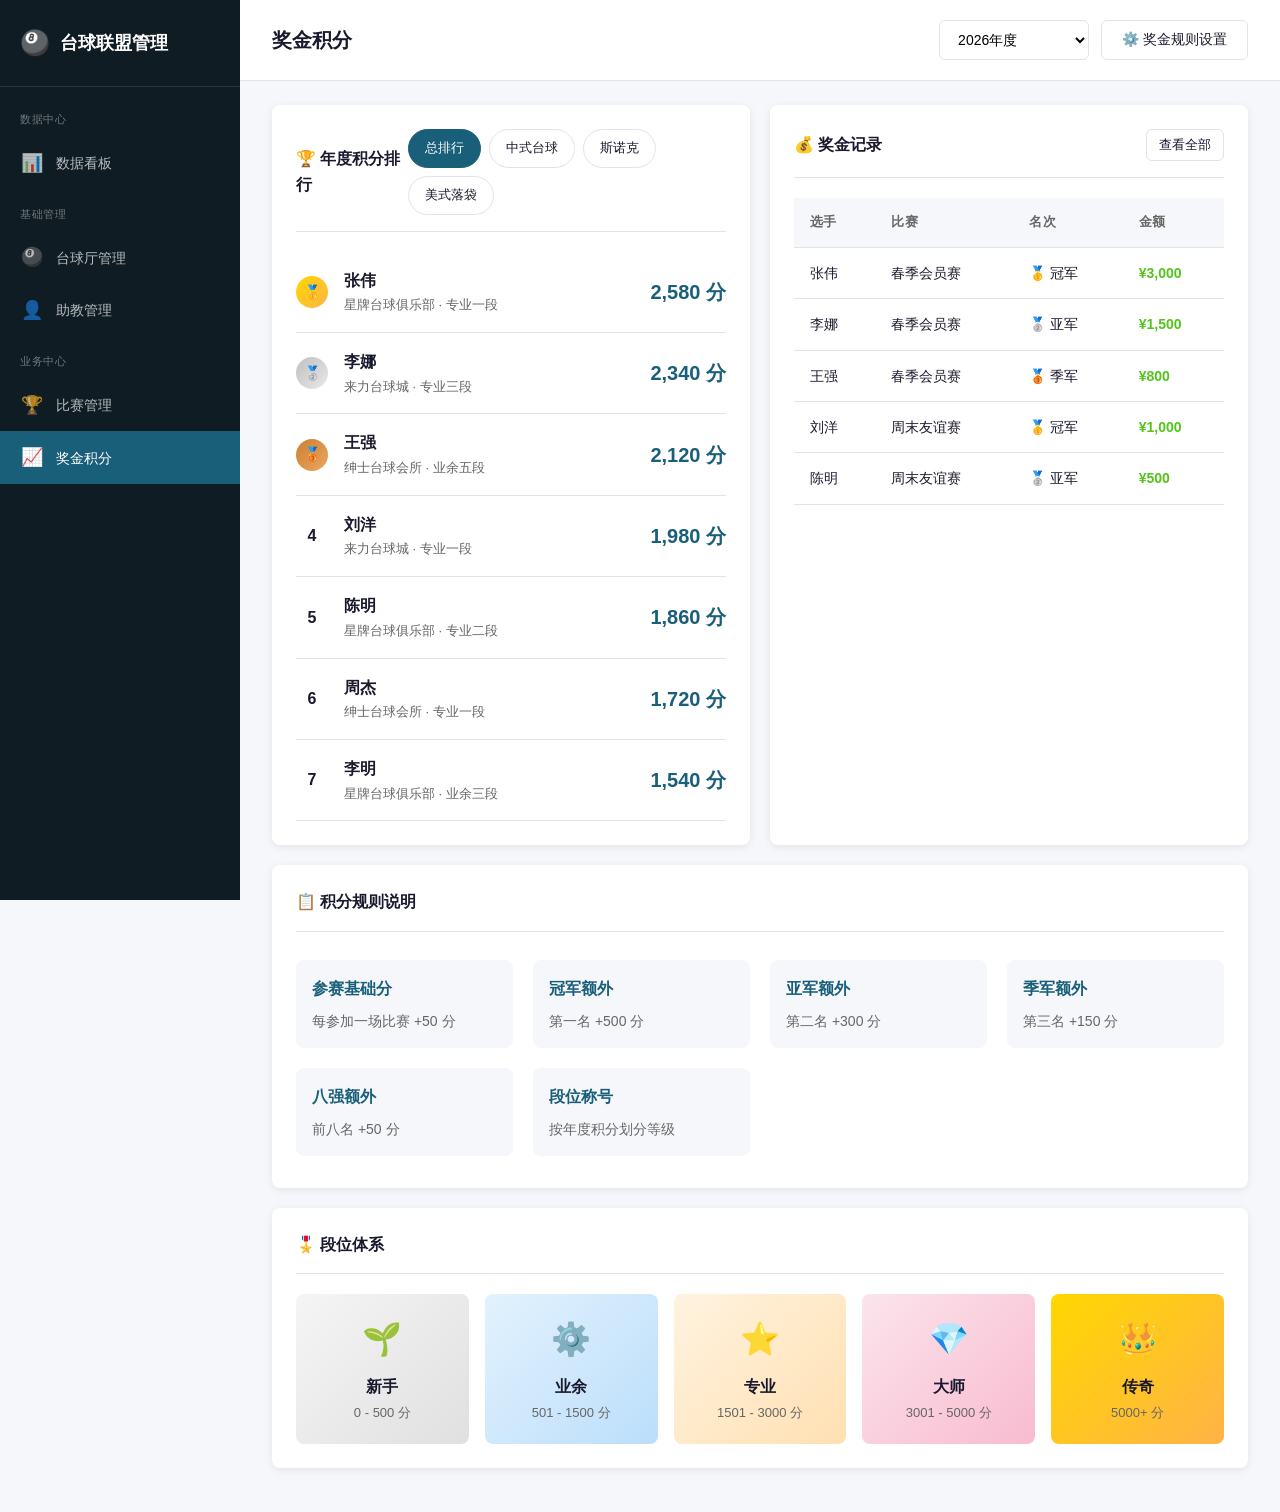
<file: prototype/rankings.html>
<!DOCTYPE html>
<html lang="zh-CN">
<head>
  <meta charset="UTF-8">
  <meta name="viewport" content="width=device-width, initial-scale=1.0">
  <title>奖金积分 - 台球联盟管理系统</title>
  <link rel="stylesheet" href="styles.css">
</head>
<body>
  <aside class="sidebar">
    <div class="sidebar-logo">台球联盟管理</div>
    <nav class="sidebar-nav">
      <div class="nav-section">
        <div class="nav-section-title">数据中心</div>
        <a href="index.html" class="nav-item">
          <span class="nav-item-icon">📊</span>
          <span>数据看板</span>
        </a>
      </div>
      <div class="nav-section">
        <div class="nav-section-title">基础管理</div>
        <a href="clubs.html" class="nav-item">
          <span class="nav-item-icon">🎱</span>
          <span>台球厅管理</span>
        </a>
        <a href="assistants.html" class="nav-item">
          <span class="nav-item-icon">👤</span>
          <span>助教管理</span>
        </a>
      </div>
      <div class="nav-section">
        <div class="nav-section-title">业务中心</div>
        <a href="tournaments.html" class="nav-item">
          <span class="nav-item-icon">🏆</span>
          <span>比赛管理</span>
        </a>
        <a href="rankings.html" class="nav-item active">
          <span class="nav-item-icon">📈</span>
          <span>奖金积分</span>
        </a>
      </div>
    </nav>
  </aside>

  <main class="main-content">
    <header class="page-header">
      <h1 class="page-title">奖金积分</h1>
      <div class="page-actions">
        <select class="form-select" style="width: 150px;">
          <option value="2026">2026年度</option>
          <option value="2025">2025年度</option>
        </select>
        <button class="btn btn-secondary">⚙️ 奖金规则设置</button>
      </div>
    </header>

    <div class="page-content page-rankings">
      <!-- 积分排行 -->
      <div class="form-row">
        <div class="card" style="flex: 1.5;">
          <div class="card-header">
            <h3 class="card-title">🏆 年度积分排行</h3>
            <div class="filter-tabs" style="margin: 0;">
              <span class="filter-tab active">总排行</span>
              <span class="filter-tab">中式台球</span>
              <span class="filter-tab">斯诺克</span>
              <span class="filter-tab">美式落袋</span>
            </div>
          </div>
          <div>
            <div class="rank-item">
              <div class="rank-number gold">🥇</div>
              <div class="rank-info">
                <div class="rank-name">张伟</div>
                <div class="rank-meta">星牌台球俱乐部 · 专业一段</div>
              </div>
              <div class="rank-score">2,580 分</div>
            </div>
            <div class="rank-item">
              <div class="rank-number silver">🥈</div>
              <div class="rank-info">
                <div class="rank-name">李娜</div>
                <div class="rank-meta">来力台球城 · 专业三段</div>
              </div>
              <div class="rank-score">2,340 分</div>
            </div>
            <div class="rank-item">
              <div class="rank-number bronze">🥉</div>
              <div class="rank-info">
                <div class="rank-name">王强</div>
                <div class="rank-meta">绅士台球会所 · 业余五段</div>
              </div>
              <div class="rank-score">2,120 分</div>
            </div>
            <div class="rank-item">
              <div style="width: 32px; text-align: center; font-weight: 600;">4</div>
              <div class="rank-info">
                <div class="rank-name">刘洋</div>
                <div class="rank-meta">来力台球城 · 专业一段</div>
              </div>
              <div class="rank-score">1,980 分</div>
            </div>
            <div class="rank-item">
              <div style="width: 32px; text-align: center; font-weight: 600;">5</div>
              <div class="rank-info">
                <div class="rank-name">陈明</div>
                <div class="rank-meta">星牌台球俱乐部 · 专业二段</div>
              </div>
              <div class="rank-score">1,860 分</div>
            </div>
            <div class="rank-item">
              <div style="width: 32px; text-align: center; font-weight: 600;">6</div>
              <div class="rank-info">
                <div class="rank-name">周杰</div>
                <div class="rank-meta">绅士台球会所 · 专业一段</div>
              </div>
              <div class="rank-score">1,720 分</div>
            </div>
            <div class="rank-item">
              <div style="width: 32px; text-align: center; font-weight: 600;">7</div>
              <div class="rank-info">
                <div class="rank-name">李明</div>
                <div class="rank-meta">星牌台球俱乐部 · 业余三段</div>
              </div>
              <div class="rank-score">1,540 分</div>
            </div>
          </div>
        </div>

        <!-- 奖金记录 -->
        <div class="card" style="flex: 1;">
          <div class="card-header">
            <h3 class="card-title">💰 奖金记录</h3>
            <button class="btn btn-sm btn-secondary">查看全部</button>
          </div>
          <div class="table-wrapper">
            <table class="table">
              <thead>
                <tr>
                  <th>选手</th>
                  <th>比赛</th>
                  <th>名次</th>
                  <th>金额</th>
                </tr>
              </thead>
              <tbody>
                <tr>
                  <td>张伟</td>
                  <td>春季会员赛</td>
                  <td>🥇 冠军</td>
                  <td><strong style="color: var(--success);">¥3,000</strong></td>
                </tr>
                <tr>
                  <td>李娜</td>
                  <td>春季会员赛</td>
                  <td>🥈 亚军</td>
                  <td><strong style="color: var(--success);">¥1,500</strong></td>
                </tr>
                <tr>
                  <td>王强</td>
                  <td>春季会员赛</td>
                  <td>🥉 季军</td>
                  <td><strong style="color: var(--success);">¥800</strong></td>
                </tr>
                <tr>
                  <td>刘洋</td>
                  <td>周末友谊赛</td>
                  <td>🥇 冠军</td>
                  <td><strong style="color: var(--success);">¥1,000</strong></td>
                </tr>
                <tr>
                  <td>陈明</td>
                  <td>周末友谊赛</td>
                  <td>🥈 亚军</td>
                  <td><strong style="color: var(--success);">¥500</strong></td>
                </tr>
              </tbody>
            </table>
          </div>
        </div>
      </div>

      <!-- 积分规则 -->
      <div class="card">
        <div class="card-header">
          <h3 class="card-title">📋 积分规则说明</h3>
        </div>
        <div style="display: grid; grid-template-columns: repeat(auto-fit, minmax(200px, 1fr)); gap: 20px; padding: 8px 0;">
          <div style="padding: 16px; background: var(--bg-light); border-radius: 8px;">
            <h4 style="margin-bottom: 8px; color: var(--primary);">参赛基础分</h4>
            <p style="font-size: 14px; color: var(--text-light);">每参加一场比赛 +50 分</p>
          </div>
          <div style="padding: 16px; background: var(--bg-light); border-radius: 8px;">
            <h4 style="margin-bottom: 8px; color: var(--primary);">冠军额外</h4>
            <p style="font-size: 14px; color: var(--text-light);">第一名 +500 分</p>
          </div>
          <div style="padding: 16px; background: var(--bg-light); border-radius: 8px;">
            <h4 style="margin-bottom: 8px; color: var(--primary);">亚军额外</h4>
            <p style="font-size: 14px; color: var(--text-light);">第二名 +300 分</p>
          </div>
          <div style="padding: 16px; background: var(--bg-light); border-radius: 8px;">
            <h4 style="margin-bottom: 8px; color: var(--primary);">季军额外</h4>
            <p style="font-size: 14px; color: var(--text-light);">第三名 +150 分</p>
          </div>
          <div style="padding: 16px; background: var(--bg-light); border-radius: 8px;">
            <h4 style="margin-bottom: 8px; color: var(--primary);">八强额外</h4>
            <p style="font-size: 14px; color: var(--text-light);">前八名 +50 分</p>
          </div>
          <div style="padding: 16px; background: var(--bg-light); border-radius: 8px;">
            <h4 style="margin-bottom: 8px; color: var(--primary);">段位称号</h4>
            <p style="font-size: 14px; color: var(--text-light);">按年度积分划分等级</p>
          </div>
        </div>
      </div>

      <!-- 段位说明 -->
      <div class="card">
        <div class="card-header">
          <h3 class="card-title">🎖️ 段位体系</h3>
        </div>
        <div style="display: flex; gap: 16px; flex-wrap: wrap;">
          <div style="flex: 1; min-width: 140px; padding: 20px; text-align: center; background: linear-gradient(135deg, #f5f5f5, #e0e0e0); border-radius: 8px;">
            <div style="font-size: 32px; margin-bottom: 8px;">🌱</div>
            <h4 style="margin-bottom: 4px;">新手</h4>
            <p style="font-size: 13px; color: var(--text-light);">0 - 500 分</p>
          </div>
          <div style="flex: 1; min-width: 140px; padding: 20px; text-align: center; background: linear-gradient(135deg, #e3f2fd, #bbdefb); border-radius: 8px;">
            <div style="font-size: 32px; margin-bottom: 8px;">⚙️</div>
            <h4 style="margin-bottom: 4px;">业余</h4>
            <p style="font-size: 13px; color: var(--text-light);">501 - 1500 分</p>
          </div>
          <div style="flex: 1; min-width: 140px; padding: 20px; text-align: center; background: linear-gradient(135deg, #fff3e0, #ffe0b2); border-radius: 8px;">
            <div style="font-size: 32px; margin-bottom: 8px;">⭐</div>
            <h4 style="margin-bottom: 4px;">专业</h4>
            <p style="font-size: 13px; color: var(--text-light);">1501 - 3000 分</p>
          </div>
          <div style="flex: 1; min-width: 140px; padding: 20px; text-align: center; background: linear-gradient(135deg, #fce4ec, #f8bbd0); border-radius: 8px;">
            <div style="font-size: 32px; margin-bottom: 8px;">💎</div>
            <h4 style="margin-bottom: 4px;">大师</h4>
            <p style="font-size: 13px; color: var(--text-light);">3001 - 5000 分</p>
          </div>
          <div style="flex: 1; min-width: 140px; padding: 20px; text-align: center; background: linear-gradient(135deg, #ffd700, #ffb347); border-radius: 8px;">
            <div style="font-size: 32px; margin-bottom: 8px;">👑</div>
            <h4 style="margin-bottom: 4px;">传奇</h4>
            <p style="font-size: 13px; color: var(--text-light);">5000+ 分</p>
          </div>
        </div>
      </div>
    </div>
  </main>
</body>
</html>
</file>
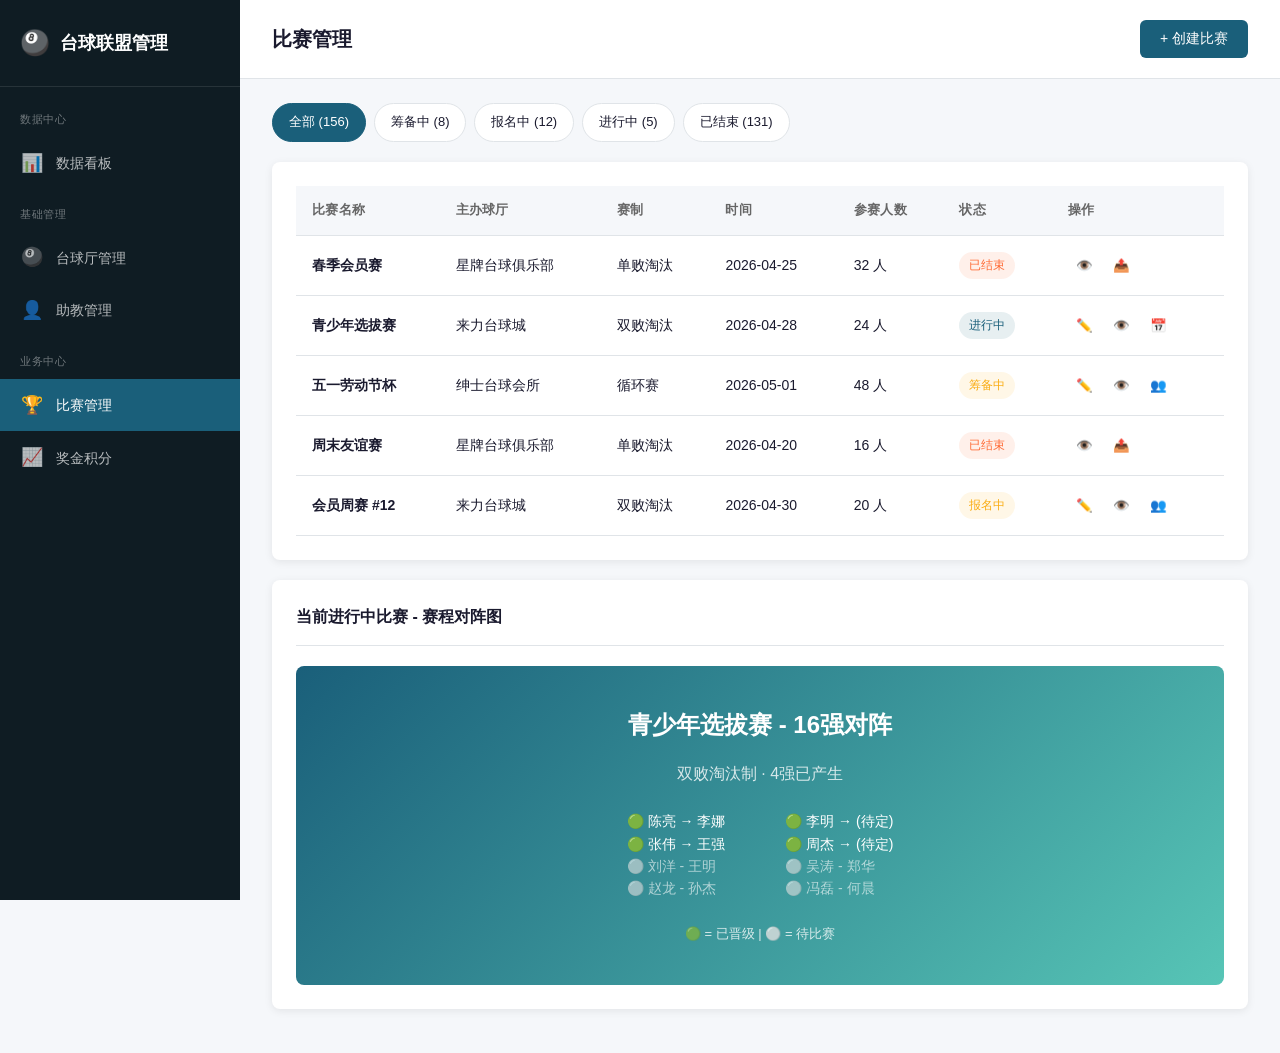
<file: prototype/tournaments.html>
<!DOCTYPE html>
<html lang="zh-CN">
<head>
  <meta charset="UTF-8">
  <meta name="viewport" content="width=device-width, initial-scale=1.0">
  <title>比赛管理 - 台球联盟管理系统</title>
  <link rel="stylesheet" href="styles.css">
</head>
<body>
  <aside class="sidebar">
    <div class="sidebar-logo">台球联盟管理</div>
    <nav class="sidebar-nav">
      <div class="nav-section">
        <div class="nav-section-title">数据中心</div>
        <a href="index.html" class="nav-item">
          <span class="nav-item-icon">📊</span>
          <span>数据看板</span>
        </a>
      </div>
      <div class="nav-section">
        <div class="nav-section-title">基础管理</div>
        <a href="clubs.html" class="nav-item">
          <span class="nav-item-icon">🎱</span>
          <span>台球厅管理</span>
        </a>
        <a href="assistants.html" class="nav-item">
          <span class="nav-item-icon">👤</span>
          <span>助教管理</span>
        </a>
      </div>
      <div class="nav-section">
        <div class="nav-section-title">业务中心</div>
        <a href="tournaments.html" class="nav-item active">
          <span class="nav-item-icon">🏆</span>
          <span>比赛管理</span>
        </a>
        <a href="rankings.html" class="nav-item">
          <span class="nav-item-icon">📈</span>
          <span>奖金积分</span>
        </a>
      </div>
    </nav>
  </aside>

  <main class="main-content">
    <header class="page-header">
      <h1 class="page-title">比赛管理</h1>
      <div class="page-actions">
        <button class="btn btn-primary" onclick="openModal('createModal')">+ 创建比赛</button>
      </div>
    </header>

    <div class="page-content page-tournaments">
      <!-- 筛选标签 -->
      <div class="filter-tabs">
        <span class="filter-tab active">全部 (156)</span>
        <span class="filter-tab">筹备中 (8)</span>
        <span class="filter-tab">报名中 (12)</span>
        <span class="filter-tab">进行中 (5)</span>
        <span class="filter-tab">已结束 (131)</span>
      </div>

      <!-- 比赛列表 -->
      <div class="card">
        <div class="table-wrapper">
          <table class="table">
            <thead>
              <tr>
                <th>比赛名称</th>
                <th>主办球厅</th>
                <th>赛制</th>
                <th>时间</th>
                <th>参赛人数</th>
                <th>状态</th>
                <th>操作</th>
              </tr>
            </thead>
            <tbody>
              <tr>
                <td><strong>春季会员赛</strong></td>
                <td>星牌台球俱乐部</td>
                <td>单败淘汰</td>
                <td>2026-04-25</td>
                <td>32 人</td>
                <td><span class="status status-finished">已结束</span></td>
                <td>
                  <button class="btn-icon" title="查看详情">👁️</button>
                  <button class="btn-icon" title="导出成绩">📤</button>
                </td>
              </tr>
              <tr>
                <td><strong>青少年选拔赛</strong></td>
                <td>来力台球城</td>
                <td>双败淘汰</td>
                <td>2026-04-28</td>
                <td>24 人</td>
                <td><span class="status status-ongoing">进行中</span></td>
                <td>
                  <button class="btn-icon" title="成绩录入">✏️</button>
                  <button class="btn-icon" title="查看详情">👁️</button>
                  <button class="btn-icon" title="赛程管理">📅</button>
                </td>
              </tr>
              <tr>
                <td><strong>五一劳动节杯</strong></td>
                <td>绅士台球会所</td>
                <td>循环赛</td>
                <td>2026-05-01</td>
                <td>48 人</td>
                <td><span class="status status-preparing">筹备中</span></td>
                <td>
                  <button class="btn-icon" title="编辑">✏️</button>
                  <button class="btn-icon" title="查看详情">👁️</button>
                  <button class="btn-icon" title="管理报名">👥</button>
                </td>
              </tr>
              <tr>
                <td><strong>周末友谊赛</strong></td>
                <td>星牌台球俱乐部</td>
                <td>单败淘汰</td>
                <td>2026-04-20</td>
                <td>16 人</td>
                <td><span class="status status-finished">已结束</span></td>
                <td>
                  <button class="btn-icon" title="查看详情">👁️</button>
                  <button class="btn-icon" title="导出成绩">📤</button>
                </td>
              </tr>
              <tr>
                <td><strong>会员周赛 #12</strong></td>
                <td>来力台球城</td>
                <td>双败淘汰</td>
                <td>2026-04-30</td>
                <td>20 人</td>
                <td><span class="status status-preparing">报名中</span></td>
                <td>
                  <button class="btn-icon" title="编辑">✏️</button>
                  <button class="btn-icon" title="查看详情">👁️</button>
                  <button class="btn-icon" title="管理报名">👥</button>
                </td>
              </tr>
            </tbody>
          </table>
        </div>
      </div>

      <!-- 赛程预览区域 -->
      <div class="card">
        <div class="card-header">
          <h3 class="card-title">当前进行中比赛 - 赛程对阵图</h3>
        </div>
        <div class="bracket-preview">
          <h3>青少年选拔赛 - 16强对阵</h3>
          <p style="margin-top: 8px; opacity: 0.8;">双败淘汰制 · 4强已产生</p>
          <div style="display: flex; justify-content: center; gap: 60px; margin-top: 24px; font-size: 14px;">
            <div style="text-align: left;">
              <p>🟢 陈亮 → 李娜</p>
              <p>🟢 张伟 → 王强</p>
              <p style="opacity: 0.6;">⚪ 刘洋 - 王明</p>
              <p style="opacity: 0.6;">⚪ 赵龙 - 孙杰</p>
            </div>
            <div style="text-align: left;">
              <p>🟢 李明 → (待定)</p>
              <p>🟢 周杰 → (待定)</p>
              <p style="opacity: 0.6;">⚪ 吴涛 - 郑华</p>
              <p style="opacity: 0.6;">⚪ 冯磊 - 何晨</p>
            </div>
          </div>
          <p style="margin-top: 24px; font-size: 13px; opacity: 0.8;">🟢 = 已晋级 | ⚪ = 待比赛</p>
        </div>
      </div>
    </div>
  </main>

  <!-- 创建比赛弹窗 -->
  <div class="modal-overlay" id="createModal">
    <div class="modal" style="max-width: 640px;">
      <div class="modal-header">
        <h3 class="modal-title">创建比赛</h3>
        <button class="modal-close" onclick="closeModal('createModal')">×</button>
      </div>
      <div class="modal-body">
        <div class="form-group">
          <label class="form-label">比赛名称 *</label>
          <input type="text" class="form-input" placeholder="请输入比赛名称">
        </div>
        <div class="form-row">
          <div class="form-group">
            <label class="form-label">主办球厅 *</label>
            <select class="form-select">
              <option value="">请选择</option>
              <option value="1">星牌台球俱乐部</option>
              <option value="2">来力台球城</option>
              <option value="3">绅士台球会所</option>
            </select>
          </div>
          <div class="form-group">
            <label class="form-label">赛制 *</label>
            <select class="form-select">
              <option value="">请选择</option>
              <option value="single">单败淘汰</option>
              <option value="double">双败淘汰</option>
              <option value="round-robin">循环赛</option>
              <option value="swiss">瑞士制</option>
            </select>
          </div>
        </div>
        <div class="form-row">
          <div class="form-group">
            <label class="form-label">开始时间 *</label>
            <input type="datetime-local" class="form-input">
          </div>
          <div class="form-group">
            <label class="form-label">结束时间</label>
            <input type="datetime-local" class="form-input">
          </div>
        </div>
        <div class="form-row">
          <div class="form-group">
            <label class="form-label">参赛人数上限</label>
            <input type="number" class="form-input" placeholder="如：32">
          </div>
          <div class="form-group">
            <label class="form-label">报名截止时间</label>
            <input type="datetime-local" class="form-input">
          </div>
        </div>
        <div class="form-group">
          <label class="form-label">比赛说明</label>
          <textarea class="form-input" rows="3" placeholder="请输入比赛说明或规则"></textarea>
        </div>
      </div>
      <div class="modal-footer">
        <button class="btn btn-secondary" onclick="closeModal('createModal')">取消</button>
        <button class="btn btn-primary">下一步：添加参赛人员</button>
      </div>
    </div>
  </div>

  <script>
    function openModal(id) {
      document.getElementById(id).classList.add('active');
    }
    function closeModal(id) {
      document.getElementById(id).classList.remove('active');
    }
  </script>
</body>
</html>
</file>
<file: prototype/styles.css>
/* 台球联盟管理系统 - 产品原型样式 */

:root {
  --primary: #1a5f7a;
  --primary-light: #2d8eb4;
  --secondary: #57c5b6;
  --accent: #ff6b35;
  --bg-dark: #0f1c23;
  --bg-light: #f5f7fa;
  --text-dark: #1a1a2e;
  --text-light: #666;
  --border: #e0e4e8;
  --success: #52c41a;
  --warning: #faad14;
  --danger: #ff4d4f;
  --white: #ffffff;
  --shadow: 0 2px 8px rgba(0,0,0,0.08);
  --shadow-lg: 0 4px 16px rgba(0,0,0,0.12);
}

* {
  margin: 0;
  padding: 0;
  box-sizing: border-box;
}

body {
  font-family: -apple-system, BlinkMacSystemFont, 'Segoe UI', Roboto, 'Helvetica Neue', Arial, sans-serif;
  background: var(--bg-light);
  color: var(--text-dark);
  line-height: 1.6;
}

/* 侧边栏 */
.sidebar {
  position: fixed;
  left: 0;
  top: 0;
  width: 240px;
  height: 100vh;
  background: var(--bg-dark);
  color: var(--white);
  display: flex;
  flex-direction: column;
}

.sidebar-logo {
  padding: 24px 20px;
  font-size: 18px;
  font-weight: 600;
  border-bottom: 1px solid rgba(255,255,255,0.1);
  display: flex;
  align-items: center;
  gap: 10px;
}

.sidebar-logo::before {
  content: "🎱";
  font-size: 24px;
}

.sidebar-nav {
  flex: 1;
  padding: 16px 0;
  overflow-y: auto;
}

.nav-section {
  margin-bottom: 8px;
}

.nav-section-title {
  padding: 8px 20px;
  font-size: 11px;
  text-transform: uppercase;
  color: rgba(255,255,255,0.4);
  letter-spacing: 0.5px;
}

.nav-item {
  display: flex;
  align-items: center;
  gap: 12px;
  padding: 12px 20px;
  color: rgba(255,255,255,0.7);
  text-decoration: none;
  font-size: 14px;
  transition: all 0.2s;
  cursor: pointer;
}

.nav-item:hover {
  background: rgba(255,255,255,0.08);
  color: var(--white);
}

.nav-item.active {
  background: var(--primary);
  color: var(--white);
}

.nav-item-icon {
  font-size: 18px;
  width: 24px;
  text-align: center;
}

/* 主内容区 */
.main-content {
  margin-left: 240px;
  min-height: 100vh;
}

.page-header {
  background: var(--white);
  padding: 20px 32px;
  border-bottom: 1px solid var(--border);
  display: flex;
  justify-content: space-between;
  align-items: center;
}

.page-title {
  font-size: 20px;
  font-weight: 600;
  color: var(--text-dark);
}

.page-actions {
  display: flex;
  gap: 12px;
}

.page-content {
  padding: 24px 32px;
}

/* 卡片 */
.card {
  background: var(--white);
  border-radius: 8px;
  box-shadow: var(--shadow);
  padding: 24px;
  margin-bottom: 20px;
}

.card-header {
  display: flex;
  justify-content: space-between;
  align-items: center;
  margin-bottom: 20px;
  padding-bottom: 16px;
  border-bottom: 1px solid var(--border);
}

.card-title {
  font-size: 16px;
  font-weight: 600;
}

/* 按钮 */
.btn {
  display: inline-flex;
  align-items: center;
  justify-content: center;
  gap: 8px;
  padding: 10px 20px;
  border-radius: 6px;
  font-size: 14px;
  font-weight: 500;
  cursor: pointer;
  border: none;
  transition: all 0.2s;
  text-decoration: none;
}

.btn-primary {
  background: var(--primary);
  color: var(--white);
}

.btn-primary:hover {
  background: var(--primary-light);
}

.btn-secondary {
  background: var(--white);
  color: var(--text-dark);
  border: 1px solid var(--border);
}

.btn-secondary:hover {
  border-color: var(--primary);
  color: var(--primary);
}

.btn-danger {
  background: var(--danger);
  color: var(--white);
}

.btn-sm {
  padding: 6px 12px;
  font-size: 13px;
}

.btn-icon {
  padding: 8px;
  border-radius: 6px;
  background: transparent;
  border: none;
  cursor: pointer;
  transition: all 0.2s;
}

.btn-icon:hover {
  background: var(--bg-light);
}

/* 表格 */
.table-wrapper {
  overflow-x: auto;
}

.table {
  width: 100%;
  border-collapse: collapse;
}

.table th,
.table td {
  padding: 14px 16px;
  text-align: left;
  border-bottom: 1px solid var(--border);
}

.table th {
  background: var(--bg-light);
  font-weight: 600;
  font-size: 13px;
  color: var(--text-light);
  text-transform: uppercase;
  letter-spacing: 0.3px;
}

.table tr:hover {
  background: rgba(26, 95, 122, 0.03);
}

.table td {
  font-size: 14px;
}

/* 状态标签 */
.status {
  display: inline-flex;
  align-items: center;
  gap: 6px;
  padding: 4px 10px;
  border-radius: 20px;
  font-size: 12px;
  font-weight: 500;
}

.status-active {
  background: rgba(82, 196, 26, 0.1);
  color: var(--success);
}

.status-inactive {
  background: rgba(102, 102, 102, 0.1);
  color: var(--text-light);
}

.status-preparing {
  background: rgba(250, 173, 20, 0.1);
  color: var(--warning);
}

.status-ongoing {
  background: rgba(26, 95, 122, 0.1);
  color: var(--primary);
}

.status-finished {
  background: rgba(255, 107, 53, 0.1);
  color: var(--accent);
}

/* 表单 */
.form-group {
  margin-bottom: 20px;
}

.form-label {
  display: block;
  margin-bottom: 8px;
  font-size: 14px;
  font-weight: 500;
  color: var(--text-dark);
}

.form-input {
  width: 100%;
  padding: 10px 14px;
  border: 1px solid var(--border);
  border-radius: 6px;
  font-size: 14px;
  transition: all 0.2s;
}

.form-input:focus {
  outline: none;
  border-color: var(--primary);
  box-shadow: 0 0 0 3px rgba(26, 95, 122, 0.1);
}

.form-select {
  width: 100%;
  padding: 10px 14px;
  border: 1px solid var(--border);
  border-radius: 6px;
  font-size: 14px;
  background: var(--white);
  cursor: pointer;
}

.form-row {
  display: grid;
  grid-template-columns: repeat(auto-fit, minmax(250px, 1fr));
  gap: 20px;
}

/* 统计卡片 */
.stats-grid {
  display: grid;
  grid-template-columns: repeat(auto-fit, minmax(220px, 1fr));
  gap: 20px;
  margin-bottom: 24px;
}

.stat-card {
  background: var(--white);
  border-radius: 8px;
  box-shadow: var(--shadow);
  padding: 24px;
  display: flex;
  align-items: center;
  gap: 16px;
}

.stat-icon {
  width: 56px;
  height: 56px;
  border-radius: 12px;
  display: flex;
  align-items: center;
  justify-content: center;
  font-size: 28px;
}

.stat-icon.blue { background: rgba(26, 95, 122, 0.1); }
.stat-icon.green { background: rgba(82, 196, 26, 0.1); }
.stat-icon.orange { background: rgba(255, 107, 53, 0.1); }
.stat-icon.purple { background: rgba(156, 39, 176, 0.1); }

.stat-info h3 {
  font-size: 28px;
  font-weight: 700;
  margin-bottom: 4px;
}

.stat-info p {
  font-size: 13px;
  color: var(--text-light);
}

/* 搜索栏 */
.search-bar {
  display: flex;
  gap: 12px;
  margin-bottom: 20px;
}

.search-input {
  flex: 1;
  max-width: 320px;
  padding: 10px 14px 10px 40px;
  border: 1px solid var(--border);
  border-radius: 6px;
  font-size: 14px;
  background: var(--white) url("data:image/svg+xml,%3Csvg xmlns='http://www.w3.org/2000/svg' width='16' height='16' fill='%23999' viewBox='0 0 16 16'%3E%3Cpath d='M11.742 10.344a6.5 6.5 0 1 0-1.397 1.398h-.001c.03.04.062.078.098.115l3.85 3.85a1 1 0 0 0 1.415-1.414l-3.85-3.85a1.007 1.007 0 0 0-.115-.1zM12 6.5a5.5 5.5 0 1 1-11 0 5.5 5.5 0 0 1 11 0z'/%3E%3C/svg%3E") no-repeat 14px center;
}

/* 筛选标签 */
.filter-tabs {
  display: flex;
  gap: 8px;
  margin-bottom: 20px;
  flex-wrap: wrap;
}

.filter-tab {
  padding: 8px 16px;
  border-radius: 20px;
  font-size: 13px;
  cursor: pointer;
  border: 1px solid var(--border);
  background: var(--white);
  transition: all 0.2s;
}

.filter-tab:hover {
  border-color: var(--primary);
  color: var(--primary);
}

.filter-tab.active {
  background: var(--primary);
  color: var(--white);
  border-color: var(--primary);
}

/* 模态框 */
.modal-overlay {
  position: fixed;
  top: 0;
  left: 0;
  right: 0;
  bottom: 0;
  background: rgba(0, 0, 0, 0.5);
  display: flex;
  align-items: center;
  justify-content: center;
  z-index: 1000;
  opacity: 0;
  visibility: hidden;
  transition: all 0.3s;
}

.modal-overlay.active {
  opacity: 1;
  visibility: visible;
}

.modal {
  background: var(--white);
  border-radius: 12px;
  width: 90%;
  max-width: 560px;
  max-height: 90vh;
  overflow-y: auto;
  transform: translateY(20px);
  transition: all 0.3s;
}

.modal-overlay.active .modal {
  transform: translateY(0);
}

.modal-header {
  padding: 20px 24px;
  border-bottom: 1px solid var(--border);
  display: flex;
  justify-content: space-between;
  align-items: center;
}

.modal-title {
  font-size: 18px;
  font-weight: 600;
}

.modal-close {
  width: 32px;
  height: 32px;
  border-radius: 6px;
  display: flex;
  align-items: center;
  justify-content: center;
  cursor: pointer;
  border: none;
  background: transparent;
  font-size: 20px;
  color: var(--text-light);
  transition: all 0.2s;
}

.modal-close:hover {
  background: var(--bg-light);
  color: var(--text-dark);
}

.modal-body {
  padding: 24px;
}

.modal-footer {
  padding: 16px 24px;
  border-top: 1px solid var(--border);
  display: flex;
  justify-content: flex-end;
  gap: 12px;
}

/* 响应式 */
@media (max-width: 768px) {
  .sidebar {
    transform: translateX(-100%);
    z-index: 100;
  }

  .main-content {
    margin-left: 0;
  }

  .page-header {
    padding: 16px 20px;
  }

  .page-content {
    padding: 16px 20px;
  }

  .stats-grid {
    grid-template-columns: 1fr;
  }

  .form-row {
    grid-template-columns: 1fr;
  }
}

/* 页面特定样式 */
.page-dashboard .stats-grid {
  grid-template-columns: repeat(4, 1fr);
}

.page-tournaments .bracket-preview {
  background: linear-gradient(135deg, var(--primary) 0%, var(--secondary) 100%);
  border-radius: 8px;
  padding: 40px;
  color: var(--white);
  text-align: center;
  min-height: 200px;
  display: flex;
  flex-direction: column;
  align-items: center;
  justify-content: center;
}

.page-tournaments .bracket-preview h3 {
  font-size: 24px;
  margin-bottom: 8px;
}

.page-rankings .rank-item {
  display: flex;
  align-items: center;
  gap: 16px;
  padding: 16px 0;
  border-bottom: 1px solid var(--border);
}

.page-rankings .rank-number {
  width: 32px;
  height: 32px;
  border-radius: 50%;
  display: flex;
  align-items: center;
  justify-content: center;
  font-weight: 700;
  font-size: 14px;
}

.page-rankings .rank-number.gold { background: linear-gradient(135deg, #ffd700, #ffb347); color: #8B6914; }
.page-rankings .rank-number.silver { background: linear-gradient(135deg, #c0c0c0, #e8e8e8); color: #666; }
.page-rankings .rank-number.bronze { background: linear-gradient(135deg, #cd7f32, #e8a860); color: #5c3d1e; }

.page-rankings .rank-info {
  flex: 1;
}

.page-rankings .rank-name {
  font-weight: 600;
  margin-bottom: 2px;
}

.page-rankings .rank-meta {
  font-size: 13px;
  color: var(--text-light);
}

.page-rankings .rank-score {
  font-size: 20px;
  font-weight: 700;
  color: var(--primary);
}

/* 排行榜徽章 */
.rank-badge {
  display: inline-flex;
  align-items: center;
  gap: 4px;
  padding: 4px 10px;
  border-radius: 16px;
  font-size: 12px;
  font-weight: 500;
}

.rank-badge.gold { background: linear-gradient(135deg, #ffd700, #ffb347); color: #8B6914; }
.rank-badge.silver { background: linear-gradient(135deg, #c0c0c0, #e8e8e8); color: #666; }
.rank-badge.bronze { background: linear-gradient(135deg, #cd7f32, #e8a860); color: #5c3d1e; }
.rank-badge.master { background: rgba(156, 39, 176, 0.1); color: #9c27b0; }
.rank-badge.pro { background: rgba(26, 95, 122, 0.1); color: var(--primary); }
.rank-badge.amateur { background: rgba(250, 173, 20, 0.1); color: var(--warning); }
.rank-badge.newbie { background: rgba(102, 102, 102, 0.1); color: var(--text-light); }

/* 进度条 */
.progress-bar {
  height: 8px;
  background: var(--bg-light);
  border-radius: 4px;
  overflow: hidden;
}

.progress-fill {
  height: 100%;
  border-radius: 4px;
  transition: width 0.3s ease;
}

/* 球员分析页面 */
.page-player-analysis .stats-grid {
  grid-template-columns: repeat(4, 1fr);
}

.page-player-analysis .player-avatar {
  width: 80px;
  height: 80px;
  background: var(--primary);
  border-radius: 50%;
  display: flex;
  align-items: center;
  justify-content: center;
  font-size: 32px;
  color: var(--white);
}

/* 比赛统计页面 */
.page-match-stats .stats-grid {
  grid-template-columns: repeat(4, 1fr);
}

.page-match-stats .chart-bar {
  display: flex;
  align-items: flex-end;
  justify-content: center;
  gap: 16px;
  height: 160px;
  margin-bottom: 16px;
}

.page-match-stats .chart-bar-item {
  text-align: center;
}

.page-match-stats .chart-bar-item .bar {
  width: 48px;
  background: var(--primary);
  border-radius: 6px 6px 0 0;
  transition: height 0.3s ease;
}

.page-match-stats .chart-bar-item .label {
  margin-top: 8px;
  font-size: 12px;
  color: var(--text-light);
}

.page-match-stats .chart-bar-item .value {
  font-size: 11px;
  color: var(--primary);
}
</file>
